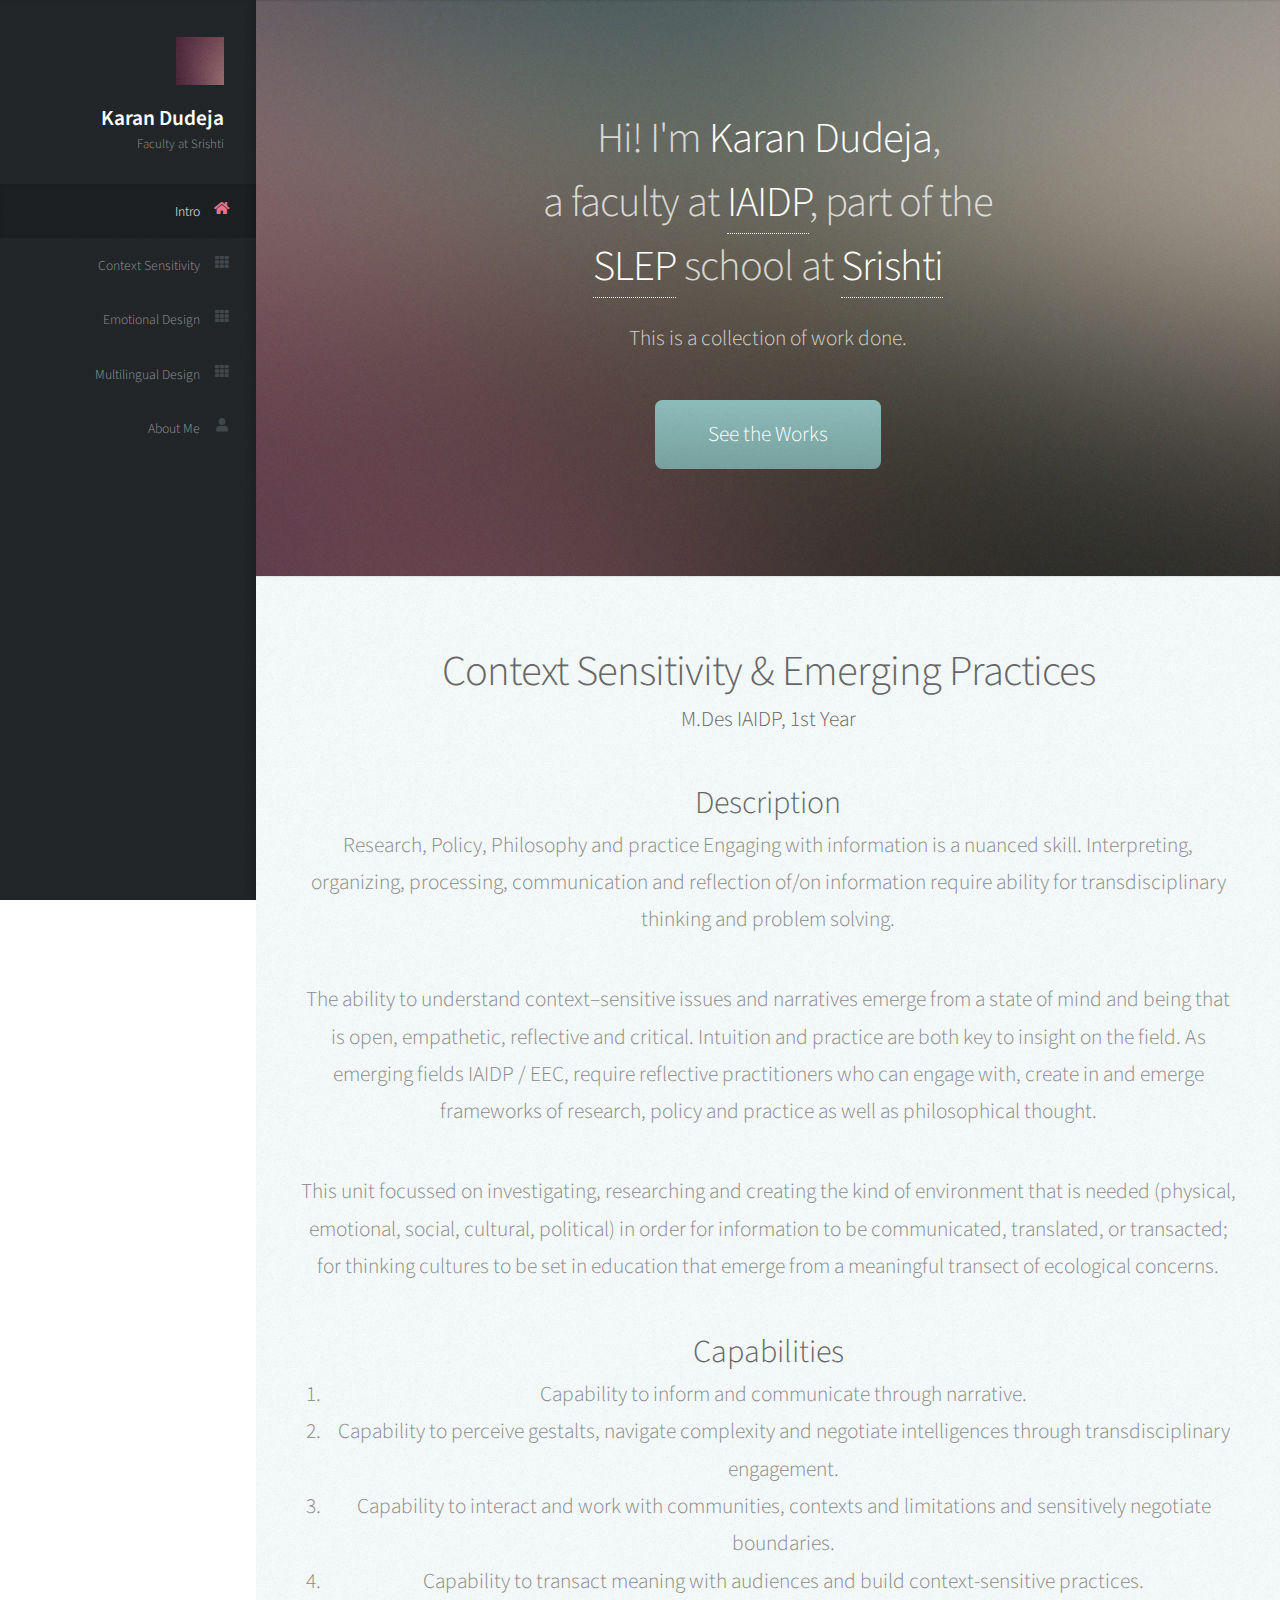
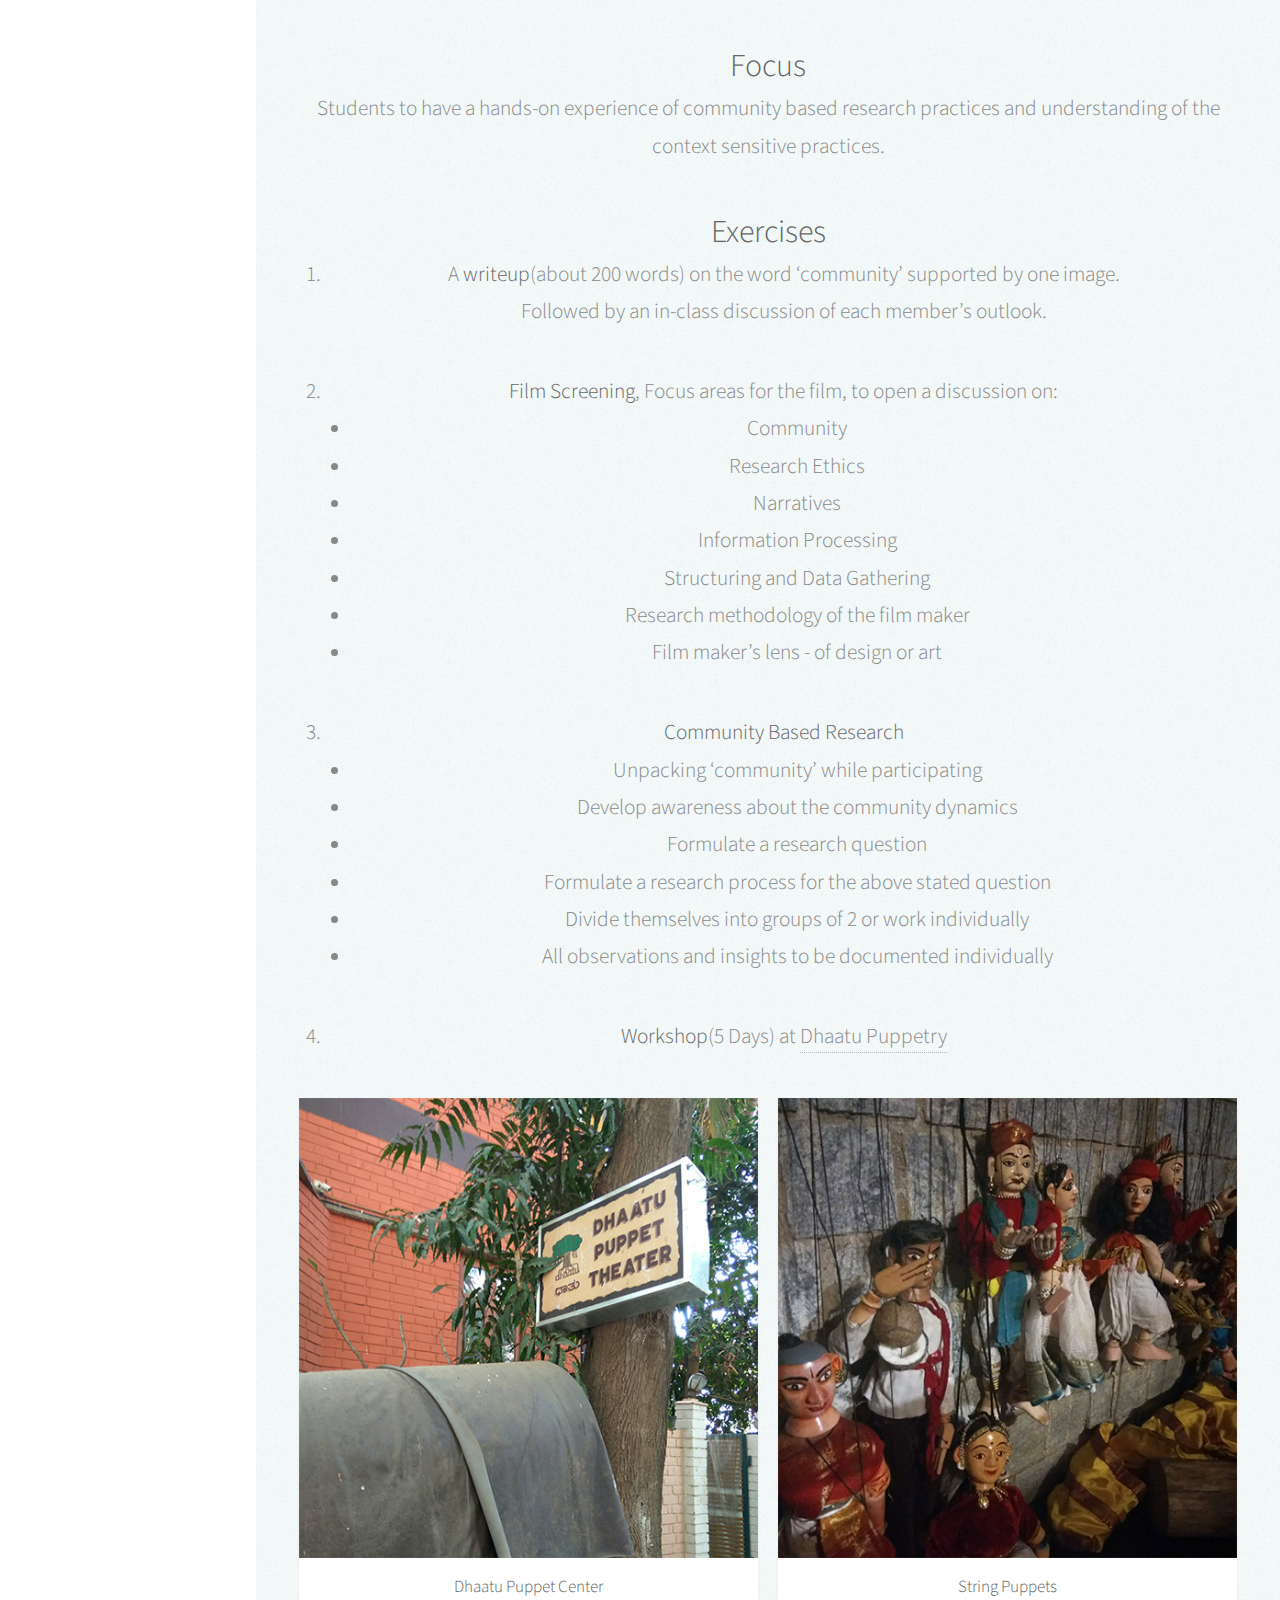
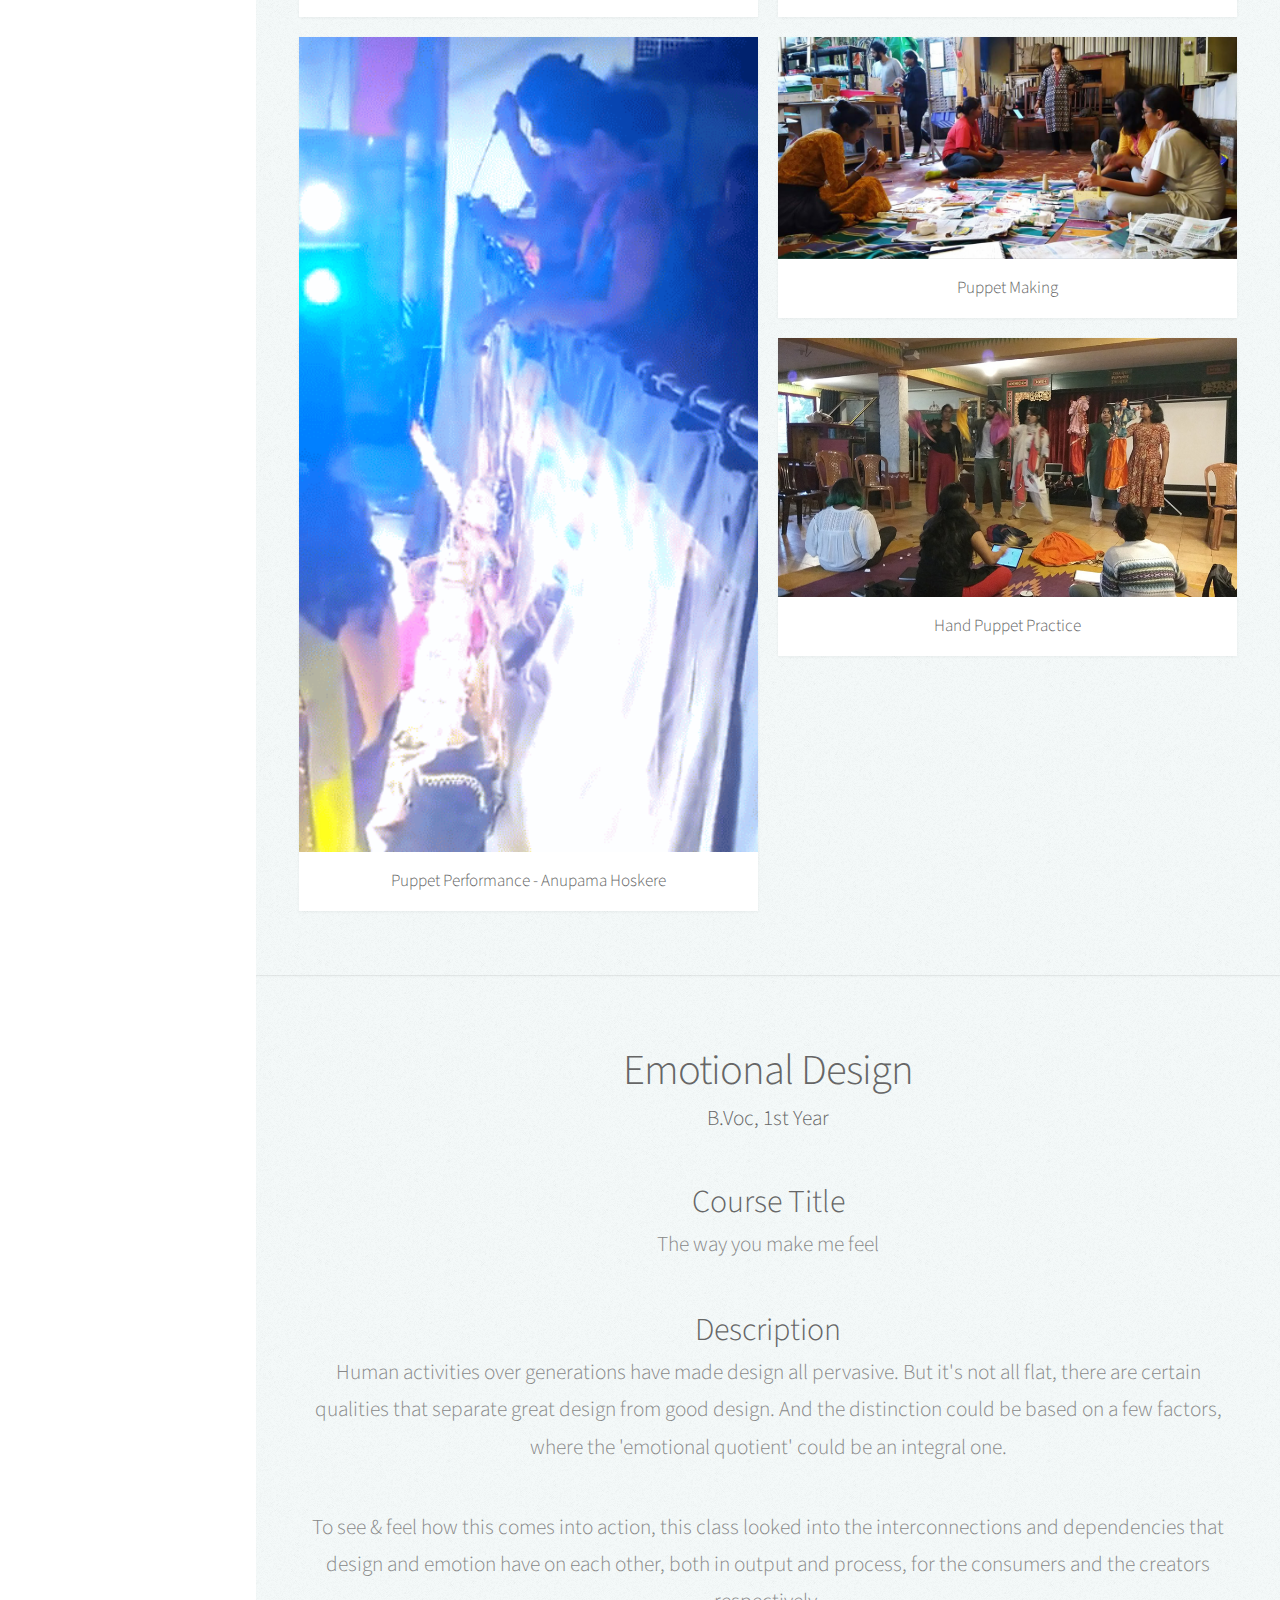
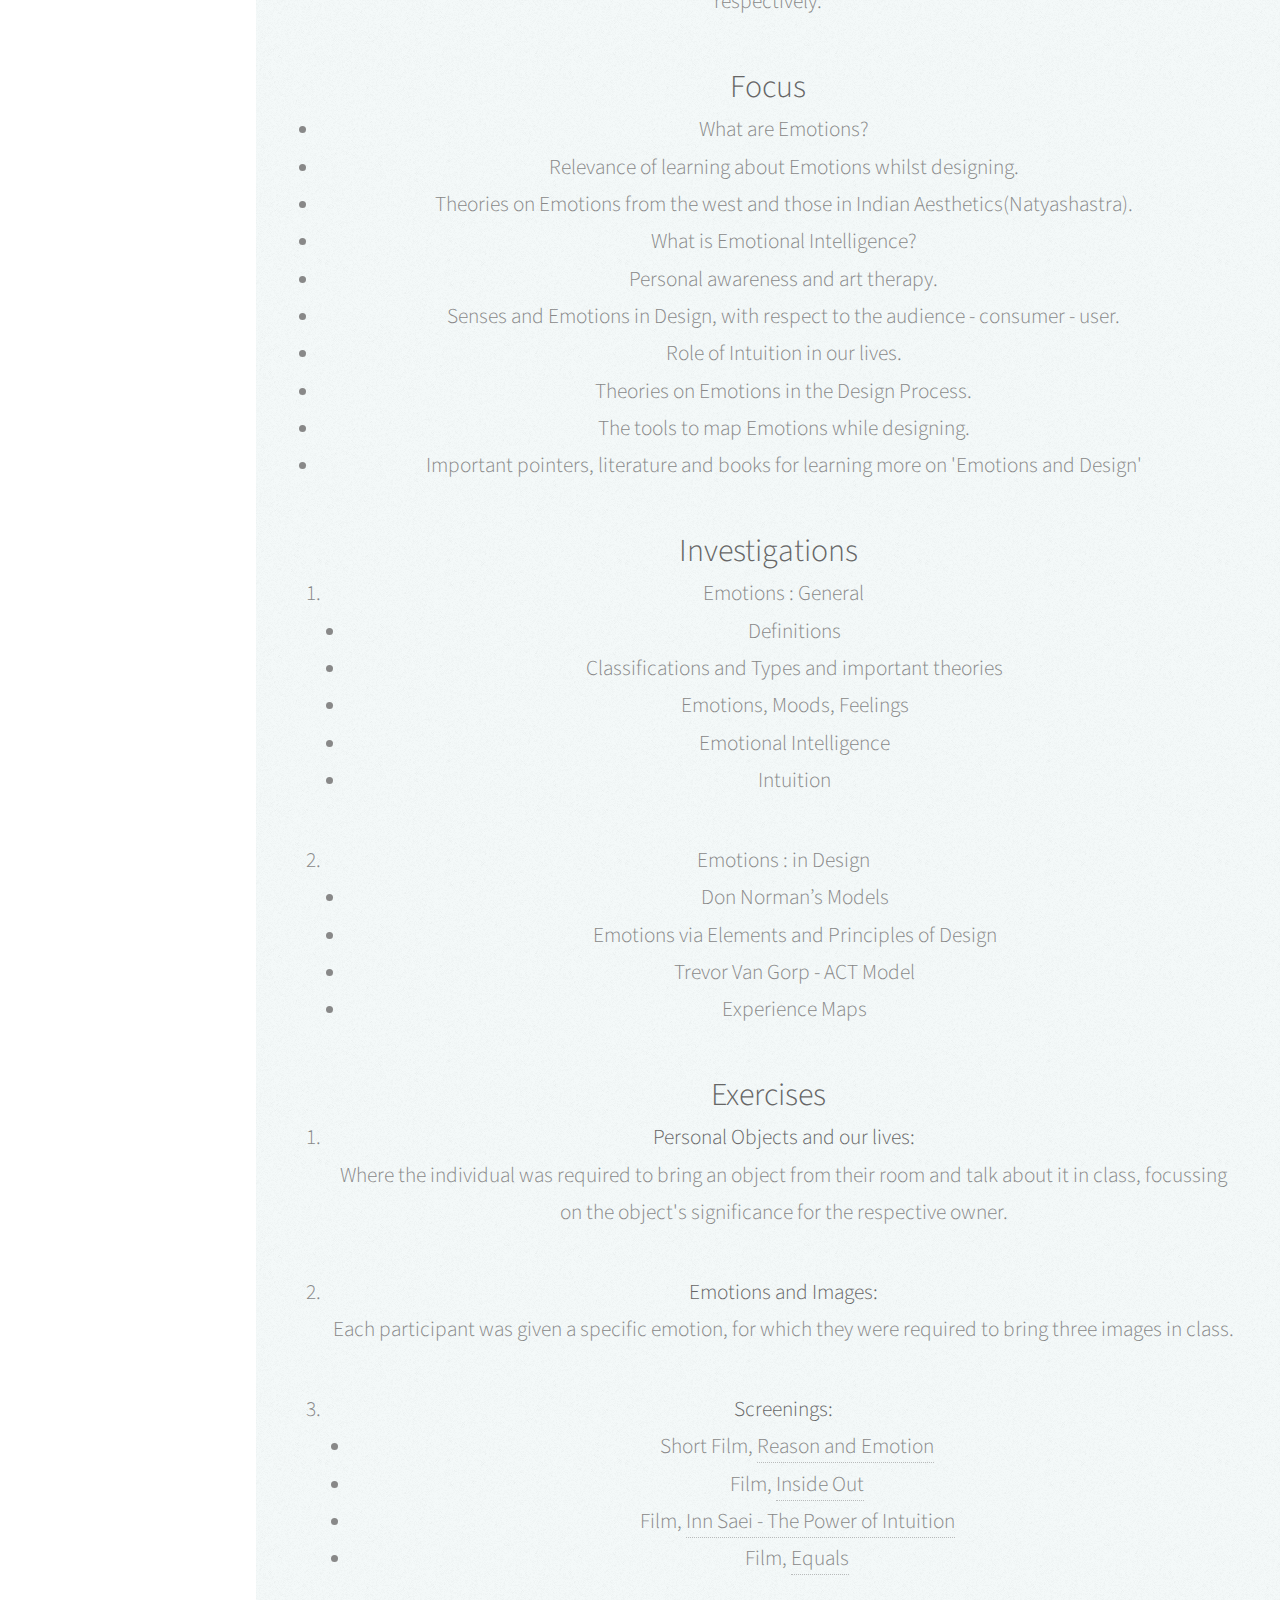
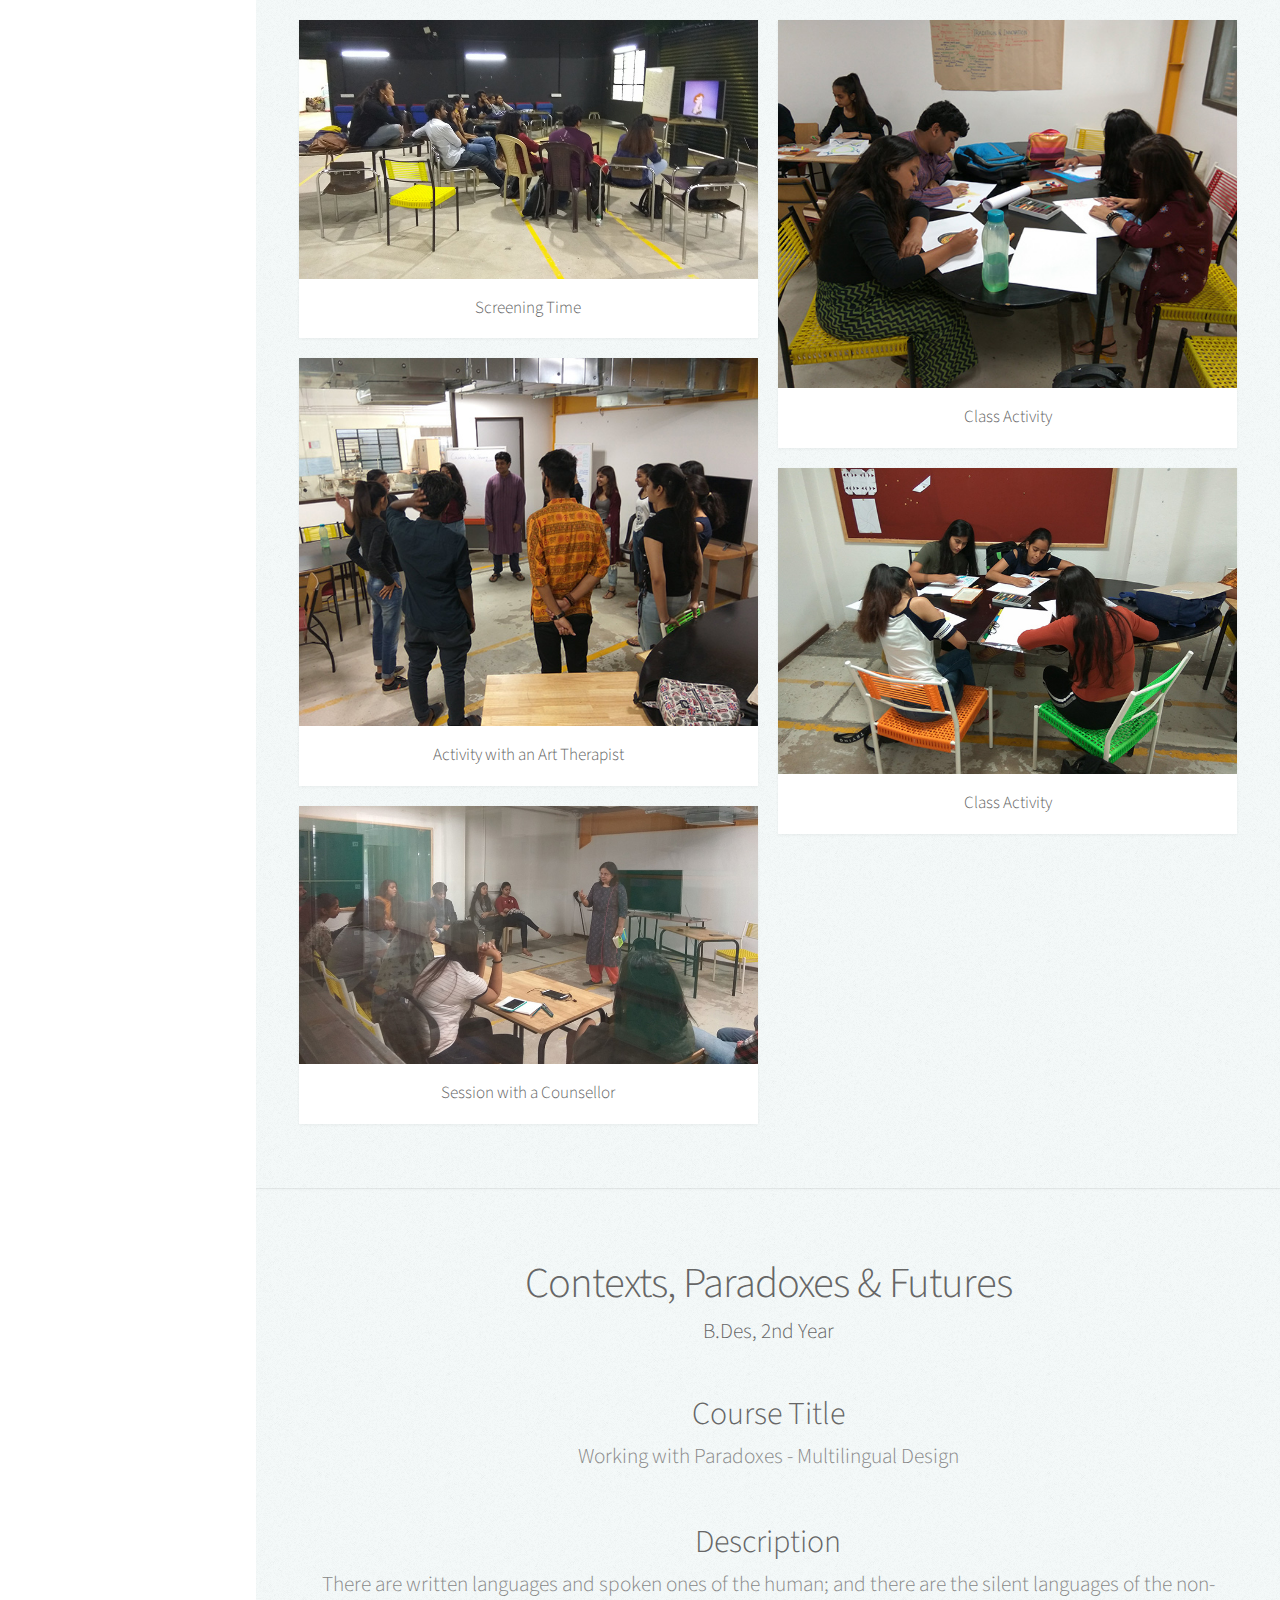
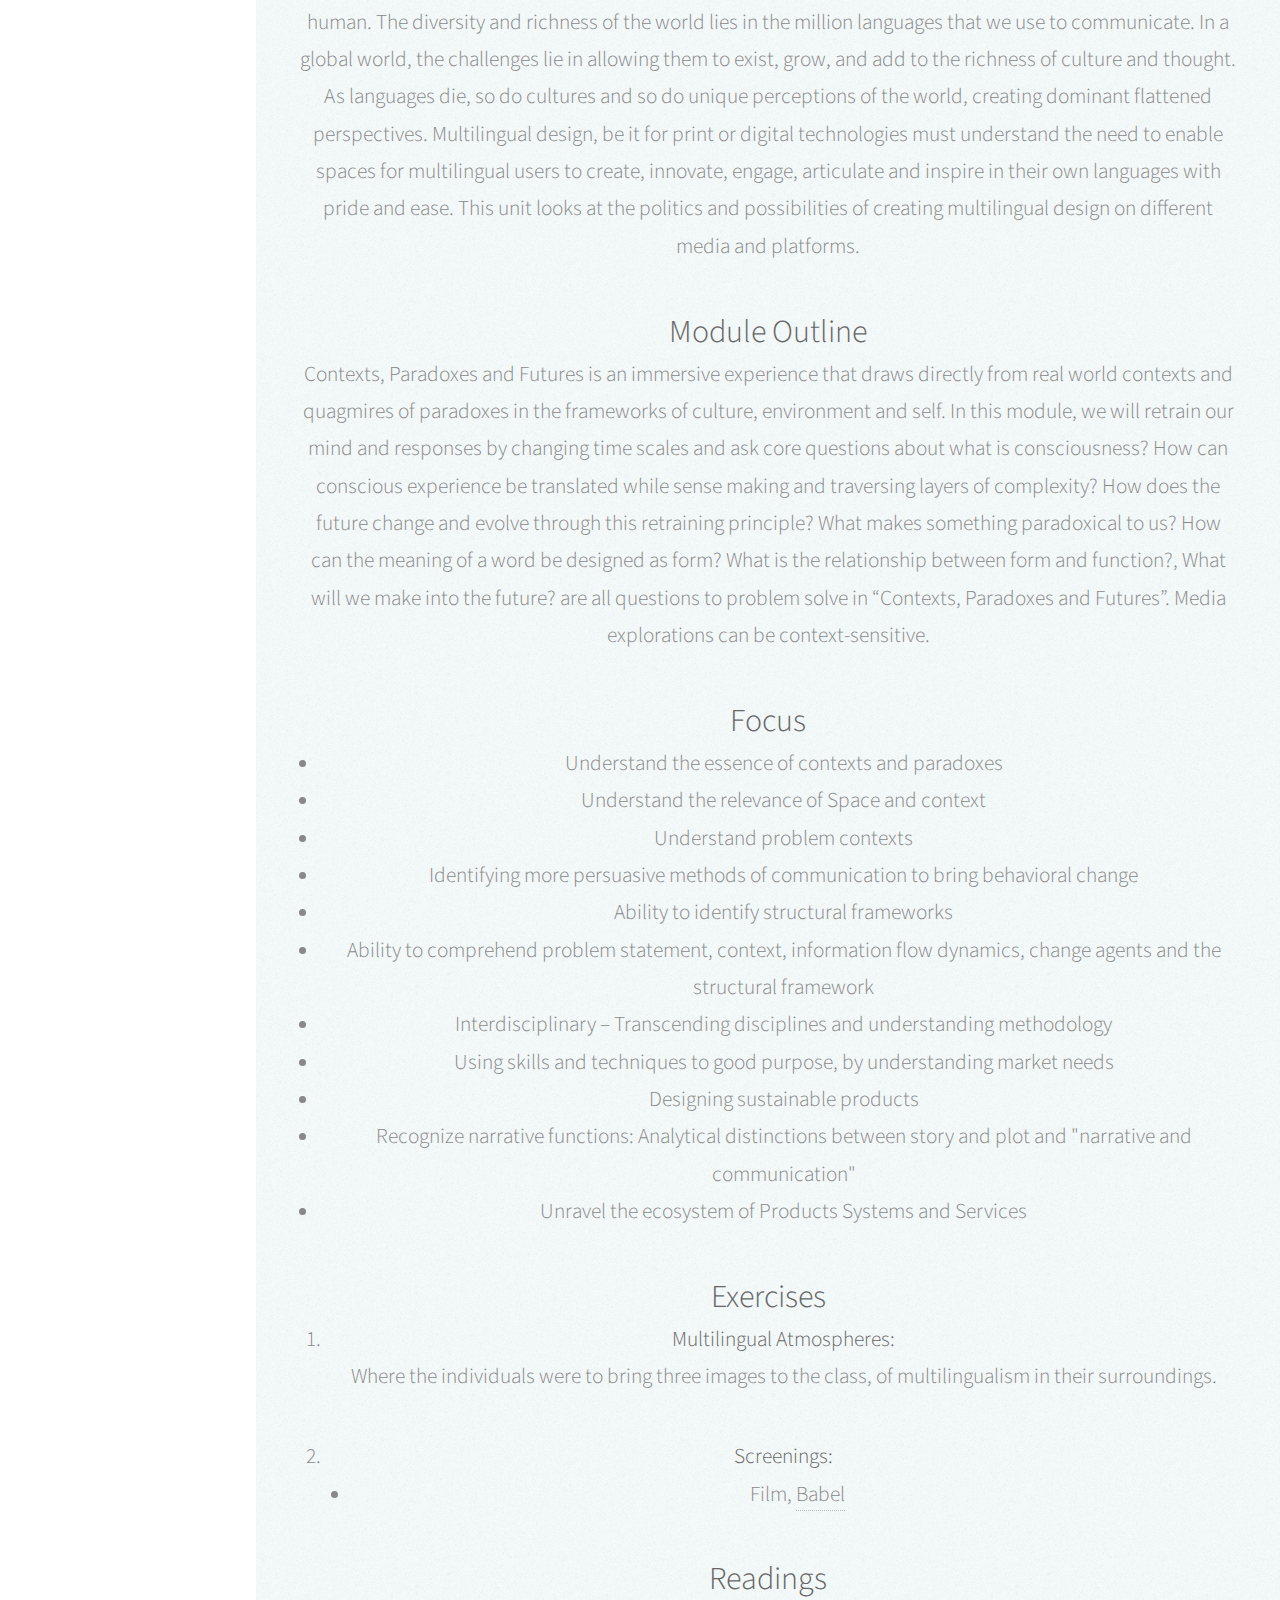
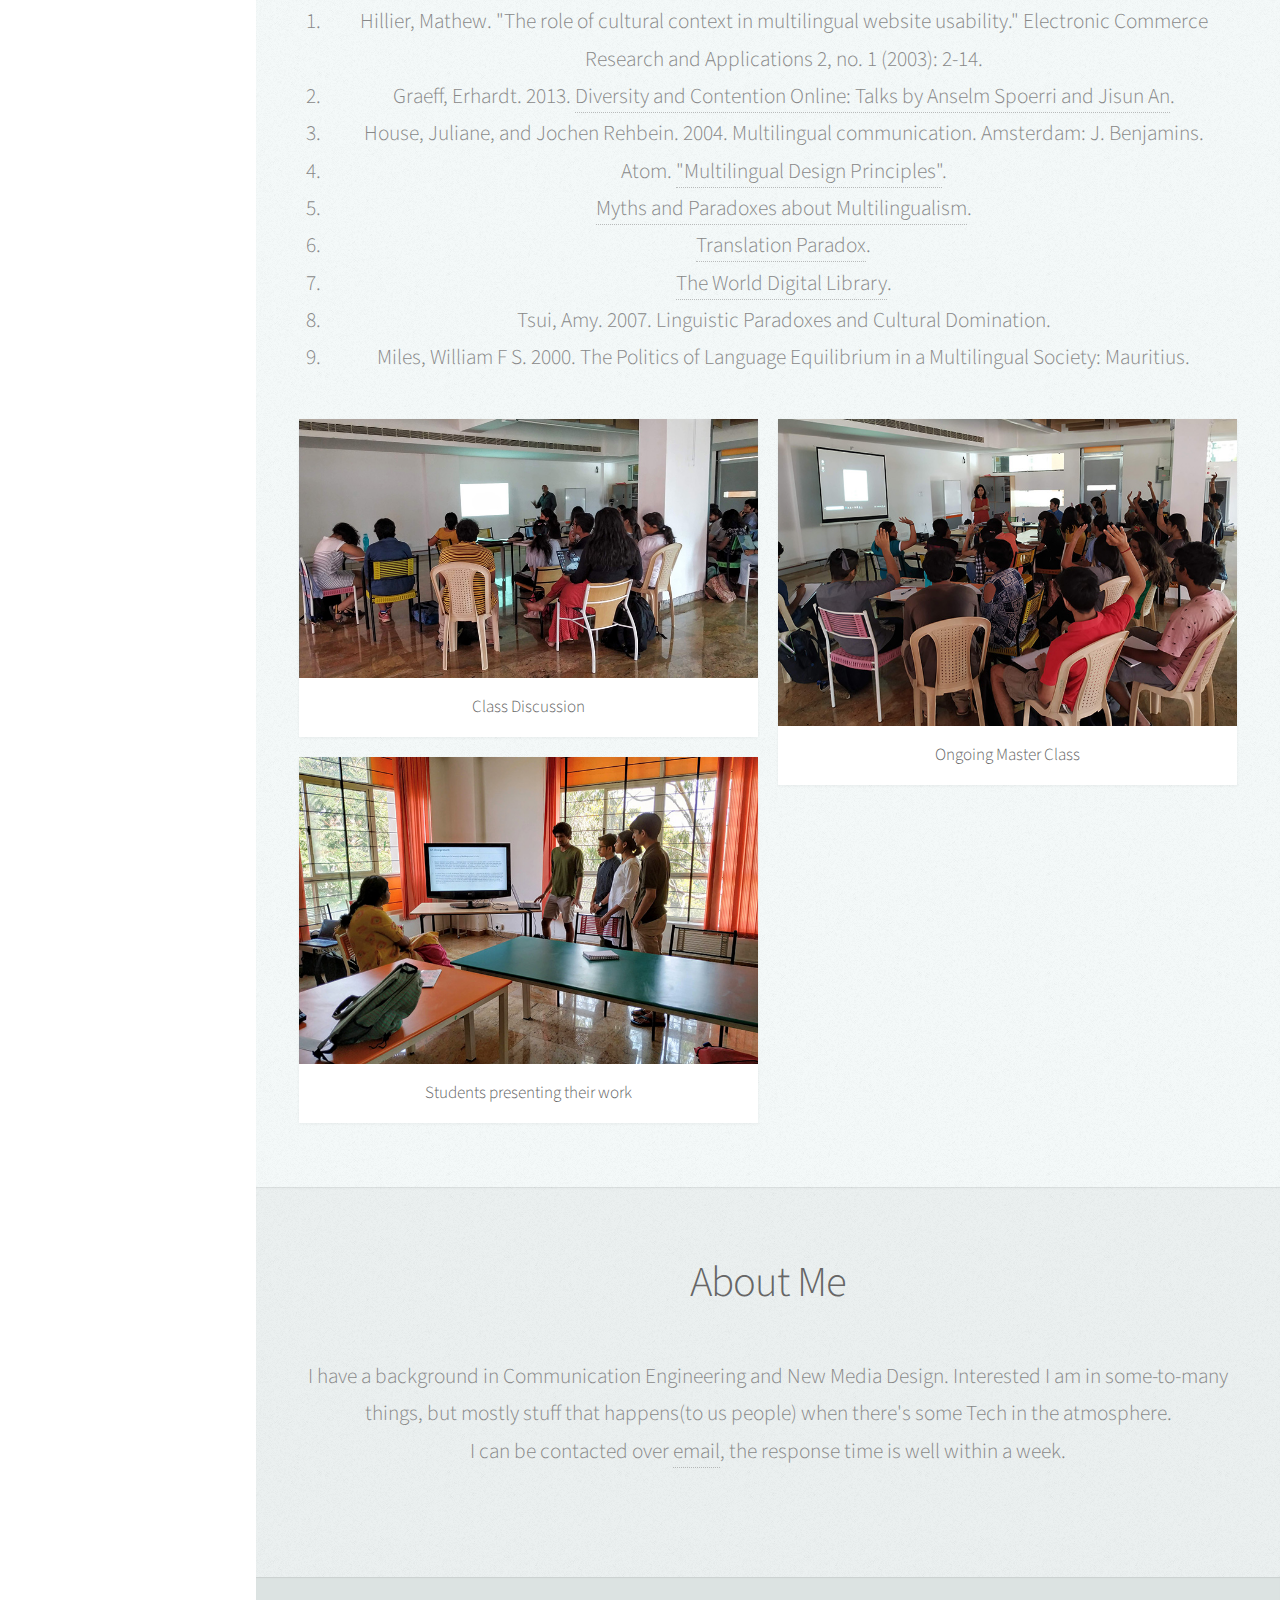
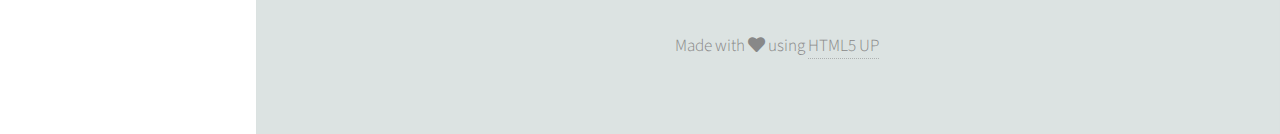
<file: index.html>
<!DOCTYPE HTML>
<!--
	Prologue by HTML5 UP
	html5up.net | @ajlkn
	Free for personal and commercial use under the CCA 3.0 license (html5up.net/license)
-->
<html>
	<head>
		<title>Portfolio of Karan Dudeja's work at Srishti</title>
		<meta charset="utf-8" />
		<meta name="viewport" content="width=device-width, initial-scale=1, user-scalable=no" />
		<link rel="stylesheet" href="assets/css/main.css" />
	</head>
	<body class="is-preload">

		<!-- Header -->
			<div id="header">

				<div class="top">

					<!-- Logo -->
						<div id="logo">
							<span class="image avatar48"><img src="images/avatar.jpg" alt="" /></span>
							<h1 id="title">Karan Dudeja</h1>
							<p>Faculty at Srishti</p>
						</div>

					<!-- Nav -->
						<nav id="nav">
							<ul>
								<li><a href="#top" id="top-link"><span class="icon solid fa-home">Intro</span></a></li>
								<li><a href="#s1-context" id="portfolio-link"><span class="icon solid fa-th">Context Sensitivity</span></a></li>
								<li><a href="#s2-emo" id="portfolio-link"><span class="icon solid fa-th">Emotional Design</span></a></li>
								<li><a href="#s3-paradox" id="portfolio-link"><span class="icon solid fa-th">Multilingual Design</span></a></li>
								<li><a href="#about" id="about-link"><span class="icon solid fa-user">About Me</span></a></li>
								<!--<li><a href="#contact" id="contact-link"><span class="icon solid fa-envelope">Contact</span></a></li>-->
							</ul>
						</nav>

				</div>

				<!-- Social Icons -->
				<!--
				<div class="bottom">

						<ul class="icons">
							<li><a href="#" class="icon brands fa-twitter"><span class="label">Twitter</span></a></li>
							<li><a href="#" class="icon solid fa-envelope"><span class="label">Email</span></a></li>

							<li><a href="#" class="icon brands fa-facebook-f"><span class="label">Facebook</span></a></li>
							<li><a href="#" class="icon brands fa-github"><span class="label">Github</span></a></li>
							<li><a href="#" class="icon brands fa-dribbble"><span class="label">Dribbble</span></a></li>

						</ul>

				</div>
			-->

			</div>

		<!-- Main -->
			<div id="main">

				<!-- Intro -->
					<section id="top" class="one dark cover">
						<div class="container">

							<header>
								<h2 class="alt">Hi! I'm <strong>Karan Dudeja</strong>,<br />
									a faculty at <a href="http://srishti.ac.in/programs/postgraduate-program-in-information-arts-and-information-design-practices" target="_blank">IAIDP</a>, part of the<br />
								<a href="http://srishti.ac.in/schools/school-of-law-environment-and-planning" target="_blank">SLEP</a> school at <a href="http://srishti.ac.in/" target="_blank">
								Srishti</a></h2>
								<p>This is a collection of work done.</p>
							</header>

							<footer>
								<a href="#s1-context" class="button scrolly">See the Works</a>
							</footer>

						</div>
					</section>

				<!-- Section 1 - Context Sensitivity -->
					<section id="s1-context" class="two">
						<div class="container">

							<header>
								<h2>Context Sensitivity & Emerging Practices</h2>
								<h5>M.Des IAIDP, 1st Year</h5>
							</header>

							<h3>Description</h3>
							<p>Research, Policy, Philosophy and practice Engaging with information is a nuanced skill.
								Interpreting, organizing, processing, communication and reflection of/on information
								require ability for transdisciplinary thinking and problem solving.
							</p>
							<p>
								The ability to understand context–sensitive issues and narratives emerge from
								a state of mind and being that is open, empathetic, reflective and critical.
								Intuition and practice are both key to insight on the field. As emerging fields IAIDP / EEC,
								require reflective practitioners who can engage with, create in and emerge frameworks of
								research, policy and practice as well as philosophical thought.
							</p>
							<p>
								This unit focussed on investigating, researching and creating the kind of environment
								that is needed (physical, emotional, social, cultural, political) in order for information to be
								communicated, translated, or transacted; for thinking cultures to be set in education that
								emerge from a meaningful transect of ecological concerns.
							</p>

							<h3>Capabilities</h3>
							<ol>
								<li>Capability to inform and communicate through narrative.</li>
								<li>Capability to perceive gestalts, navigate complexity and negotiate intelligences through transdisciplinary engagement.</li>
								<li>Capability to interact and work with communities, contexts and limitations and sensitively negotiate boundaries.</li>
								<li>Capability to transact meaning with audiences and build context-sensitive practices.</li>
							</ol>

							<h3>Focus</h3>
							<p>Students to have a hands-on experience of community based research practices and
								understanding of the context sensitive practices.</p>
								<p></p> <!--only for a separation-->

							<h3>Exercises</h3>
							<ol>
								<li>A <strong>writeup</strong>(about 200 words) on the word ‘community’ supported by one image.<br/>
									Followed by an in-class discussion of each member’s outlook.</li>
									<p></p> <!--only for a separation-->
								<li><strong>Film Screening</strong>,
										Focus areas for the film, to open a discussion on:<br/>
										<ul>
											<li>Community</li>
											<li>Research Ethics</li>
											<li>Narratives</li>
											<li>Information Processing</li>
											<li>Structuring and Data Gathering</li>
											<li>Research methodology of the film maker</li>
											<li>Film maker’s lens - of design or art</li>
										</ul>
								</li>
								<p></p> <!--only for a separation-->
								<li><strong>Community Based Research</strong>
									<ul>
										<li>Unpacking ‘community’ while participating</li>
										<li>Develop awareness about the community dynamics</li>
										<li>Formulate a research question</li>
										<li>Formulate a research process for the above stated question</li>
										<li>Divide themselves into groups of 2 or work individually</li>
										<li>All observations and insights to be documented individually</li>
									</ul>
								</li>
								<p></p> <!--only for a separation-->
								<li><strong>Workshop</strong>(5 Days) at <a href="http://dhaatupuppets.org/" target="_blank">Dhaatu Puppetry</a></li>
							</ol>
							<p></p> <!--only for a separation-->

							<div class="row">
								<div class="col-6 col-12-mobile">
									<article class="item">
										<a href="#" class="image fit"><img src="images/1b.jpg" alt="" /></a>
										<header>
											<h4>Dhaatu Puppet Center</h4>
										</header>
									</article>
									<article class="item">
										<a href="#" class="image fit"><img src="images/1e.gif" alt="" /></a>
										<header>
											<h4>Puppet Performance - Anupama Hoskere</h4>
										</header>
									</article>
								</div>

								<div class="col-6 col-12-mobile">
									<article class="item">
										<a href="#" class="image fit"><img src="images/1c.jpg" alt="" /></a>
										<header>
											<h3>String Puppets</h3>
										</header>
									</article>
									<article class="item">
										<a href="#" class="image fit"><img src="images/1d.jpg" alt="" /></a>
										<header>
											<h3>Puppet Making</h3>
										</header>
									</article>
									<article class="item">
										<a href="#" class="image fit"><img src="images/1a.jpg" alt="" /></a>
										<header>
											<h3>Hand Puppet Practice</h3>
										</header>
									</article>
								</div>

						</div>
					</section>

<!-- Section 2 - Emotional Design -->
					<section id="s2-emo" class="two">
						<div class="container">

							<header>
								<h2>Emotional Design</h2>
								<h5>B.Voc, 1st Year</h5>
							</header>

							<h3>Course Title</h3>
							<p>The way you make me feel</p>

							<h3>Description</h3>
							<p>Human activities over generations have made design all pervasive.
								But it's not all flat, there are certain qualities that separate great design from good design.
								And the distinction could be based on a few factors, where the 'emotional quotient' could be an integral one.
							</p>
							<p>
								To see & feel how this comes into action, this class looked into
								the interconnections and dependencies that design and emotion have on each other,
								both in output and process, for the consumers and the creators respectively.
							</p>

							<h3>Focus</h3>
							<ul>
								<li>What are Emotions?</li>
								<li>Relevance of learning about Emotions whilst designing.</li>
								<li>Theories on Emotions from the west and those in Indian Aesthetics(Natyashastra).</li>
								<li>What is Emotional Intelligence?</li>
								<li>Personal awareness and art therapy.</li>
								<li>Senses and Emotions in Design, with respect to the audience - consumer - user.</li>
								<li>Role of Intuition in our lives.</li>
								<li>Theories on Emotions in the Design Process.</li>
								<li>The tools to map Emotions while designing.</li>
								<li>Important pointers, literature and books for learning more on 'Emotions and Design'</li>
							</ul>

							<h3>Investigations</h3>
							<ol>
								<li>Emotions : General</li>
									<ul>
										<li>Definitions</li>
										<li>Classifications and Types and important theories</li>
										<li>Emotions, Moods, Feelings</li>
										<li>Emotional Intelligence</li>
										<li>Intuition</li>
									</ul>

								<li>Emotions : in Design</li>
									<ul>
										<li>Don Norman’s Models</li>
										<li>Emotions via Elements and Principles of Design</li>
										<li>Trevor Van Gorp - ACT Model</li>
										<li>Experience Maps</li>
									</ul>
							</ol>

							<h3>Exercises</h3>
							<ol>
								<li><strong>Personal Objects and our lives:</strong><br/>
									Where the individual was required to bring an object from their room and talk about it in class,
											focussing on the object's significance for the respective owner.
								</li>
								<p></p> <!--only for a separation-->
								<li><strong>Emotions and Images:</strong><br/>
									Each participant was given a specific emotion, for which they were required to
									bring three images in class.
								</li>
								<p></p> <!--only for a separation-->
								<li><strong>Screenings:</strong>
									<ul>
										<li>Short Film, <a href="https://en.wikipedia.org/wiki/Reason_and_Emotion" target="_blank">Reason and Emotion</a></li>
										<li>Film, <a href="https://en.wikipedia.org/wiki/Inside_Out_(2015_film)" target="_blank">Inside Out</a></li>
										<li>Film, <a href="https://zeitgeistfilms.com/film/innsaeithepowerofintuition" target="_blank">Inn Saei - The Power of Intuition</a></li>
										<li>Film, <a href="https://en.wikipedia.org/wiki/Equals_%28film%29" target="_blank">Equals</a></li>
									</ul>
								</li>
							</ol>

							<div class="row">
								<div class="col-6 col-12-mobile">
									<article class="item">
										<a href="#" class="image fit"><img src="images/2a.jpg" alt="" /></a>
										<header>
											<h3>Screening Time</h3>
										</header>
									</article>
									<article class="item">
										<a href="#" class="image fit"><img src="images/2b.jpg" alt="" /></a>
										<header>
											<h3>Activity with an Art Therapist</h3>
										</header>
									</article>
									<article class="item">
										<a href="#" class="image fit"><img src="images/2e.jpg" alt="" /></a>
										<header>
											<h3>Session with a Counsellor</h3>
										</header>
									</article>
								</div>

								<div class="col-6 col-12-mobile">
									<article class="item">
										<a href="#" class="image fit"><img src="images/2c.jpg" alt="" /></a>
										<header>
											<h3>Class Activity</h3>
										</header>
									</article>
									<article class="item">
										<a href="#" class="image fit"><img src="images/2d.jpg" alt="" /></a>
										<header>
											<h3>Class Activity</h3>
										</header>
									</article>
								</div>
							</div>

						</div>
					</section>


<!-- Section 3 - Multilingual Design -->
										<section id="s3-paradox" class="two">
											<div class="container">

												<header>
													<h2>Contexts, Paradoxes & Futures</h2>
													<h5>B.Des, 2nd Year</h5>
												</header>

												<h3>Course Title</h3>
												<p>Working with Paradoxes - Multilingual Design</p>

												<h3>Description</h3>
												<p>There are written languages and spoken ones of the human; and there are the silent languages of the non-human.
													The diversity and richness of the world lies in the million languages that we use to communicate.
													In a global world, the challenges lie in allowing them to exist, grow, and add to the richness of culture and thought.
													As languages die, so do cultures and so do unique perceptions of the world, creating dominant flattened perspectives.
													Multilingual design, be it for print or digital technologies must understand the need to enable spaces for
													multilingual users to create, innovate, engage, articulate and inspire in their own languages with pride and ease.
													This unit looks at the politics and possibilities of creating multilingual design on different media and platforms.
												</p>

												<h3>Module Outline</h3>
												<p>Contexts, Paradoxes and Futures is an immersive experience that draws directly from real world contexts and quagmires
													of paradoxes in the frameworks of culture, environment and self. In this module, we will retrain our mind and responses
													by changing time scales and ask core questions about what is consciousness? How can conscious experience be translated
													while sense making and traversing layers of complexity? How does the future change and evolve through this retraining
													principle? What makes something paradoxical to us? How can the meaning of a word be designed as form? What is the
													relationship between form and function?, What will we make into the future? are all questions to problem solve in
													“Contexts, Paradoxes and Futures”. Media explorations can be context-sensitive.
												</p>

												<h3>Focus</h3>
												<ul>
													<li>Understand the essence of contexts and paradoxes</li>
													<li>Understand the relevance of Space and context</li>
													<li>Understand problem contexts</li>
													<li>Identifying more persuasive methods of communication to bring behavioral change</li>
													<li>Ability to identify structural frameworks</li>
													<li>Ability to comprehend problem statement, context, information flow dynamics, change agents and the structural framework</li>
													<li>Interdisciplinary – Transcending disciplines and understanding methodology</li>
													<li>Using skills and techniques to good purpose, by understanding market needs </li>
													<li>Designing sustainable products </li>
													<li>Recognize narrative functions: Analytical distinctions between story and plot and "narrative and communication"</li>
													<li>Unravel the ecosystem of Products Systems and Services</li>
												</ul>

												<h3>Exercises</h3>
												<ol>
													<li><strong>Multilingual Atmospheres:</strong><br/>
														Where the individuals were to bring three images to the class, of multilingualism in their surroundings.
													</li>
													<p></p> <!--only for a separation-->

													<li><strong>Screenings:</strong>
														<ul>
															<li>Film, <a href="https://en.wikipedia.org/wiki/Babel_(film)" target="_blank">Babel</a></li>
														</ul>
													</li>
												</ol>

												<h3>Readings</h3>
												<ol>
													<li>Hillier, Mathew. "The role of cultural context in multilingual website usability." Electronic Commerce Research and Applications 2, no. 1 (2003): 2-14.</li>
													<li>Graeff, Erhardt. 2013. <a href="https://civic.mit.edu/2013/11/25/diversity-and-contention-online-talks-by-anselm-spoerri-and-jisun-an/" target="_blank">Diversity and Contention Online: Talks by Anselm Spoerri and Jisun An</a>.</li>
													<li>House, Juliane, and Jochen Rehbein. 2004. Multilingual communication. Amsterdam: J. Benjamins.</li>
													<li>Atom. <a href="https://www.accesstomemory.org/en/docs/2.3/user-manual/translate/multilingual-design-principles/" target="_blank">"Multilingual Design Principles"</a>.</li>
													<li> <a href="http://multilingualmania.com/myths-and-paradoxes-about-multilingualism/" target="_blank">Myths and Paradoxes about Multilingualism</a>.</li>
													<li> <a href="https://www.monotype.com/resources/articles/translation-paradox/" target="_blank">Translation Paradox</a>.</li>
													<li> <a href="https://digital.gov/2015/04/09/multiple-languages-single-platforms-the-world-digital-library/?__hstc=178037178.07430159d50a3c91e72c280a7921bf0d.1533686400081.1533686400082.1533686400083.1&__hssc=178037178.1.1533686400084&__hsfp=1773666937" target="_blank">The World Digital Library</a>.</li>
													<li>Tsui, Amy. 2007. Linguistic Paradoxes and Cultural Domination.</li>
													<li>Miles, William F S. 2000. The Politics of Language Equilibrium in a Multilingual Society: Mauritius.</li>
												</ol>

												<div class="row">
													<div class="col-6 col-12-mobile">
														<article class="item">
															<a href="#" class="image fit"><img src="images/3a.jpg" alt="" /></a>
															<header>
																<h3>Class Discussion</h3>
															</header>
														</article>

														<article class="item">
															<a href="#" class="image fit"><img src="images/3c.jpg" alt="" /></a>
															<header>
																<h3>Students presenting their work</h3>
															</header>
														</article>
													</div>
													<div class="col-6 col-12-mobile">
														<article class="item">
															<a href="#" class="image fit"><img src="images/3b.jpg" alt="" /></a>
															<header>
																<h3>Ongoing Master Class</h3>
															</header>
														</article>
													</div>
												</div>

											</div>
										</section>






				<!-- About Me -->
					<section id="about" class="three">
						<div class="container">

							<header>
								<h2>About Me</h2>
							</header>

							<!--<a href="#" class="image featured"><img src="images/pic08.jpg" alt="" /></a>-->

							<p>I have a background in Communication Engineering and New Media Design. Interested I am in some-to-many things, but mostly
								stuff that happens(to us people) when there's some Tech in the atmosphere.<br/>
								I can be contacted over <a href="mailto:karan.dudeja@srishti.ac.in" target="_blank"> email</a>, the response time is well within a week.
							</p>

						</div>
					</section>

				<!-- Contact - Commented for now -->
				<!--
					<section id="contact" class="four">
						<div class="container">

							<header>
								<h2>Contact</h2>
							</header>

							<p>Elementum sem parturient nulla quam placerat viverra
							mauris non cum elit tempus ullamcorper dolor. Libero rutrum ut lacinia
							donec curae mus. Eleifend id porttitor ac ultricies lobortis sem nunc
							orci ridiculus faucibus a consectetur. Porttitor curae mauris urna mi dolor.</p>

							<form method="post" action="#">
								<div class="row">
									<div class="col-6 col-12-mobile"><input type="text" name="name" placeholder="Name" /></div>
									<div class="col-6 col-12-mobile"><input type="text" name="email" placeholder="Email" /></div>
									<div class="col-12">
										<textarea name="message" placeholder="Message"></textarea>
									</div>
									<div class="col-12">
										<input type="submit" value="Send Message" />
									</div>
								</div>
							</form>

						</div>
					</section>
				-->

			</div>

		<!-- Footer -->
			<div id="footer">

				<!-- Copyright -->
					<ul class="copyright">
						<li>Made with <span class="icon solid fa-heart"></span> using <a href="http://html5up.net" target="_blank">HTML5 UP</a></li>
					</ul>

			</div>

		<!-- Scripts -->
			<script src="assets/js/jquery.min.js"></script>
			<script src="assets/js/jquery.scrolly.min.js"></script>
			<script src="assets/js/jquery.scrollex.min.js"></script>
			<script src="assets/js/browser.min.js"></script>
			<script src="assets/js/breakpoints.min.js"></script>
			<script src="assets/js/util.js"></script>
			<script src="assets/js/main.js"></script>

	</body>
</html>
</file>
<file: assets/css/main.css>
@import url("fontawesome-all.min.css");
@import url("https://fonts.googleapis.com/css?family=Source+Sans+Pro:300,300italic,400,600");

/*
	Prologue by HTML5 UP
	html5up.net | @ajlkn
	Free for personal and commercial use under the CCA 3.0 license (html5up.net/license)
*/

html, body, div, span, applet, object,
iframe, h1, h2, h3, h4, h5, h6, p, blockquote,
pre, a, abbr, acronym, address, big, cite,
code, del, dfn, em, img, ins, kbd, q, s, samp,
small, strike, strong, sub, sup, tt, var, b,
u, i, center, dl, dt, dd, ol, ul, li, fieldset,
form, label, legend, table, caption, tbody,
tfoot, thead, tr, th, td, article, aside,
canvas, details, embed, figure, figcaption,
footer, header, hgroup, menu, nav, output, ruby,
section, summary, time, mark, audio, video {
	margin: 0;
	padding: 0;
	border: 0;
	font-size: 100%;
	font: inherit;
	vertical-align: baseline;}

article, aside, details, figcaption, figure,
footer, header, hgroup, menu, nav, section {
	display: block;}

body {
	line-height: 1;
}

ol, ul {
	list-style: none;
}

blockquote, q {
	quotes: none;
}

	blockquote:before, blockquote:after, q:before, q:after {
		content: '';
		content: none;
	}

table {
	border-collapse: collapse;
	border-spacing: 0;
}

body {
	-webkit-text-size-adjust: none;
}

mark {
	background-color: transparent;
	color: inherit;
}

input::-moz-focus-inner {
	border: 0;
	padding: 0;
}

input, select, textarea {
	-moz-appearance: none;
	-webkit-appearance: none;
	-ms-appearance: none;
	appearance: none;
}

/* Basic */

	html {
		box-sizing: border-box;
	}

	*, *:before, *:after {
		box-sizing: inherit;
	}

	body {
		background: #fff;
		font-family: 'Source Sans Pro', sans-serif;
		font-size: 19pt;
		font-weight: 300;
		line-height: 1.75em;
		color: #888;
	}

		body.is-preload *, body.is-preload *:before, body.is-preload *:after {
			-moz-animation: none !important;
			-webkit-animation: none !important;
			-ms-animation: none !important;
			animation: none !important;
			-moz-transition: none !important;
			-webkit-transition: none !important;
			-ms-transition: none !important;
			transition: none !important;
		}

	input, textarea, select {
		font-family: 'Source Sans Pro', sans-serif;
		font-size: 19pt;
		font-weight: 300;
		line-height: 1.75em;
		color: #888;
	}

	h1, h2, h3, h4, h5, h6 {
		font-weight: 300;
		color: #666;
		line-height: 1.5em;
	}

	h1 a, h2 a, h3 a, h4 a, h5 a, h6 a {
		color: inherit;
		text-decoration: none;
	}

		h1 a strong, h2 a strong, h3 a strong, h4 a strong, h5 a strong, h6 a strong {
			color: #333;
		}

	h2 {
		font-size: 2em;
		letter-spacing: -1px;
	}

		h2.alt {
			color: #888;
		}

			h2.alt strong {
				color: #666;
			}

	h3 {
		font-size: 1.5em;
	}

	header {
		margin: 0 0 2em 0;
	}

		header > p {
			margin: 1em 0 0 0;
		}

	footer {
		margin: 2em 0 0 0;
	}

	strong, b {
		font-weight: 300;
		color: #666;
	}

	em, i {
		font-style: italic;
	}

	a {
		text-decoration: none;
		color: inherit;
		border-bottom: dotted 1px rgba(128, 128, 128, 0.5);
		-moz-transition: color 0.35s ease-in-out, border-bottom-color 0.35s ease-in-out;
		-webkit-transition: color 0.35s ease-in-out, border-bottom-color 0.35s ease-in-out;
		-ms-transition: color 0.35s ease-in-out, border-bottom-color 0.35s ease-in-out;
		transition: color 0.35s ease-in-out, border-bottom-color 0.35s ease-in-out;
		outline: 0;
	}

		a:hover {
			color: #E27689;
			border-bottom-color: rgba(255, 255, 255, 0);
		}

	sub {
		position: relative;
		top: 0.5em;
		font-size: 0.8em;
	}

	sup {
		position: relative;
		top: -0.5em;
		font-size: 0.8em;
	}

	hr {
		border: 0;
		border-top: solid 1px #ddd;
	}

	blockquote {
		border-left: solid 0.5em #ddd;
		padding: 1em 0 1em 2em;
		font-style: italic;
	}

	p, ul, ol, dl, table {
		margin-bottom: 2em;
	}

	br.clear {
		clear: both;
	}

/* Container */

	.container {
		margin: 0 auto;
		max-width: 100%;
		width: 1400px;
	}

		@media screen and (min-width: 961px) and (max-width: 1880px) {

			.container {
				width: 1200px;
			}

		}

		@media screen and (min-width: 961px) and (max-width: 1620px) {

			.container {
				width: 960px;
			}

		}

		@media screen and (min-width: 961px) and (max-width: 1320px) {

			.container {
				width: 100%;
			}

		}

		@media screen and (max-width: 960px) {

			.container {
				width: 100%;
			}

		}

		@media screen and (max-width: 736px) {

			.container {
				width: 100%;
			}

		}

/* Row */

	.row {
		display: flex;
		flex-wrap: wrap;
		box-sizing: border-box;
		align-items: stretch;
	}

		.row > * {
			box-sizing: border-box;
		}

		.row.gtr-uniform > * > :last-child {
			margin-bottom: 0;
		}

		.row.aln-left {
			justify-content: flex-start;
		}

		.row.aln-center {
			justify-content: center;
		}

		.row.aln-right {
			justify-content: flex-end;
		}

		.row.aln-top {
			align-items: flex-start;
		}

		.row.aln-middle {
			align-items: center;
		}

		.row.aln-bottom {
			align-items: flex-end;
		}

		.row > .imp {
			order: -1;
		}

		.row > .col-1 {
			width: 8.33333%;
		}

		.row > .off-1 {
			margin-left: 8.33333%;
		}

		.row > .col-2 {
			width: 16.66667%;
		}

		.row > .off-2 {
			margin-left: 16.66667%;
		}

		.row > .col-3 {
			width: 25%;
		}

		.row > .off-3 {
			margin-left: 25%;
		}

		.row > .col-4 {
			width: 33.33333%;
		}

		.row > .off-4 {
			margin-left: 33.33333%;
		}

		.row > .col-5 {
			width: 41.66667%;
		}

		.row > .off-5 {
			margin-left: 41.66667%;
		}

		.row > .col-6 {
			width: 50%;
		}

		.row > .off-6 {
			margin-left: 50%;
		}

		.row > .col-7 {
			width: 58.33333%;
		}

		.row > .off-7 {
			margin-left: 58.33333%;
		}

		.row > .col-8 {
			width: 66.66667%;
		}

		.row > .off-8 {
			margin-left: 66.66667%;
		}

		.row > .col-9 {
			width: 75%;
		}

		.row > .off-9 {
			margin-left: 75%;
		}

		.row > .col-10 {
			width: 83.33333%;
		}

		.row > .off-10 {
			margin-left: 83.33333%;
		}

		.row > .col-11 {
			width: 91.66667%;
		}

		.row > .off-11 {
			margin-left: 91.66667%;
		}

		.row > .col-12 {
			width: 100%;
		}

		.row > .off-12 {
			margin-left: 100%;
		}

		.row.gtr-0 {
			margin-top: 0px;
			margin-left: 0px;
		}

			.row.gtr-0 > * {
				padding: 0px 0 0 0px;
			}

			.row.gtr-0.gtr-uniform {
				margin-top: 0px;
			}

				.row.gtr-0.gtr-uniform > * {
					padding-top: 0px;
				}

		.row.gtr-25 {
			margin-top: -10px;
			margin-left: -10px;
		}

			.row.gtr-25 > * {
				padding: 10px 0 0 10px;
			}

			.row.gtr-25.gtr-uniform {
				margin-top: -10px;
			}

				.row.gtr-25.gtr-uniform > * {
					padding-top: 10px;
				}

		.row.gtr-50 {
			margin-top: -20px;
			margin-left: -20px;
		}

			.row.gtr-50 > * {
				padding: 20px 0 0 20px;
			}

			.row.gtr-50.gtr-uniform {
				margin-top: -20px;
			}

				.row.gtr-50.gtr-uniform > * {
					padding-top: 20px;
				}

		.row {
			margin-top: -40px;
			margin-left: -40px;
		}

			.row > * {
				padding: 40px 0 0 40px;
			}

			.row.gtr-uniform {
				margin-top: -40px;
			}

				.row.gtr-uniform > * {
					padding-top: 40px;
				}

		.row.gtr-150 {
			margin-top: -60px;
			margin-left: -60px;
		}

			.row.gtr-150 > * {
				padding: 60px 0 0 60px;
			}

			.row.gtr-150.gtr-uniform {
				margin-top: -60px;
			}

				.row.gtr-150.gtr-uniform > * {
					padding-top: 60px;
				}

		.row.gtr-200 {
			margin-top: -80px;
			margin-left: -80px;
		}

			.row.gtr-200 > * {
				padding: 80px 0 0 80px;
			}

			.row.gtr-200.gtr-uniform {
				margin-top: -80px;
			}

				.row.gtr-200.gtr-uniform > * {
					padding-top: 80px;
				}

		@media screen and (min-width: 961px) and (max-width: 1880px) {

			.row {
				display: flex;
				flex-wrap: wrap;
				box-sizing: border-box;
				align-items: stretch;
			}

				.row > * {
					box-sizing: border-box;
				}

				.row.gtr-uniform > * > :last-child {
					margin-bottom: 0;
				}

				.row.aln-left {
					justify-content: flex-start;
				}

				.row.aln-center {
					justify-content: center;
				}

				.row.aln-right {
					justify-content: flex-end;
				}

				.row.aln-top {
					align-items: flex-start;
				}

				.row.aln-middle {
					align-items: center;
				}

				.row.aln-bottom {
					align-items: flex-end;
				}

				.row > .imp-wide {
					order: -1;
				}

				.row > .col-1-wide {
					width: 8.33333%;
				}

				.row > .off-1-wide {
					margin-left: 8.33333%;
				}

				.row > .col-2-wide {
					width: 16.66667%;
				}

				.row > .off-2-wide {
					margin-left: 16.66667%;
				}

				.row > .col-3-wide {
					width: 25%;
				}

				.row > .off-3-wide {
					margin-left: 25%;
				}

				.row > .col-4-wide {
					width: 33.33333%;
				}

				.row > .off-4-wide {
					margin-left: 33.33333%;
				}

				.row > .col-5-wide {
					width: 41.66667%;
				}

				.row > .off-5-wide {
					margin-left: 41.66667%;
				}

				.row > .col-6-wide {
					width: 50%;
				}

				.row > .off-6-wide {
					margin-left: 50%;
				}

				.row > .col-7-wide {
					width: 58.33333%;
				}

				.row > .off-7-wide {
					margin-left: 58.33333%;
				}

				.row > .col-8-wide {
					width: 66.66667%;
				}

				.row > .off-8-wide {
					margin-left: 66.66667%;
				}

				.row > .col-9-wide {
					width: 75%;
				}

				.row > .off-9-wide {
					margin-left: 75%;
				}

				.row > .col-10-wide {
					width: 83.33333%;
				}

				.row > .off-10-wide {
					margin-left: 83.33333%;
				}

				.row > .col-11-wide {
					width: 91.66667%;
				}

				.row > .off-11-wide {
					margin-left: 91.66667%;
				}

				.row > .col-12-wide {
					width: 100%;
				}

				.row > .off-12-wide {
					margin-left: 100%;
				}

				.row.gtr-0 {
					margin-top: 0px;
					margin-left: 0px;
				}

					.row.gtr-0 > * {
						padding: 0px 0 0 0px;
					}

					.row.gtr-0.gtr-uniform {
						margin-top: 0px;
					}

						.row.gtr-0.gtr-uniform > * {
							padding-top: 0px;
						}

				.row.gtr-25 {
					margin-top: -10px;
					margin-left: -10px;
				}

					.row.gtr-25 > * {
						padding: 10px 0 0 10px;
					}

					.row.gtr-25.gtr-uniform {
						margin-top: -10px;
					}

						.row.gtr-25.gtr-uniform > * {
							padding-top: 10px;
						}

				.row.gtr-50 {
					margin-top: -20px;
					margin-left: -20px;
				}

					.row.gtr-50 > * {
						padding: 20px 0 0 20px;
					}

					.row.gtr-50.gtr-uniform {
						margin-top: -20px;
					}

						.row.gtr-50.gtr-uniform > * {
							padding-top: 20px;
						}

				.row {
					margin-top: -40px;
					margin-left: -40px;
				}

					.row > * {
						padding: 40px 0 0 40px;
					}

					.row.gtr-uniform {
						margin-top: -40px;
					}

						.row.gtr-uniform > * {
							padding-top: 40px;
						}

				.row.gtr-150 {
					margin-top: -60px;
					margin-left: -60px;
				}

					.row.gtr-150 > * {
						padding: 60px 0 0 60px;
					}

					.row.gtr-150.gtr-uniform {
						margin-top: -60px;
					}

						.row.gtr-150.gtr-uniform > * {
							padding-top: 60px;
						}

				.row.gtr-200 {
					margin-top: -80px;
					margin-left: -80px;
				}

					.row.gtr-200 > * {
						padding: 80px 0 0 80px;
					}

					.row.gtr-200.gtr-uniform {
						margin-top: -80px;
					}

						.row.gtr-200.gtr-uniform > * {
							padding-top: 80px;
						}

		}

		@media screen and (min-width: 961px) and (max-width: 1620px) {

			.row {
				display: flex;
				flex-wrap: wrap;
				box-sizing: border-box;
				align-items: stretch;
			}

				.row > * {
					box-sizing: border-box;
				}

				.row.gtr-uniform > * > :last-child {
					margin-bottom: 0;
				}

				.row.aln-left {
					justify-content: flex-start;
				}

				.row.aln-center {
					justify-content: center;
				}

				.row.aln-right {
					justify-content: flex-end;
				}

				.row.aln-top {
					align-items: flex-start;
				}

				.row.aln-middle {
					align-items: center;
				}

				.row.aln-bottom {
					align-items: flex-end;
				}

				.row > .imp-normal {
					order: -1;
				}

				.row > .col-1-normal {
					width: 8.33333%;
				}

				.row > .off-1-normal {
					margin-left: 8.33333%;
				}

				.row > .col-2-normal {
					width: 16.66667%;
				}

				.row > .off-2-normal {
					margin-left: 16.66667%;
				}

				.row > .col-3-normal {
					width: 25%;
				}

				.row > .off-3-normal {
					margin-left: 25%;
				}

				.row > .col-4-normal {
					width: 33.33333%;
				}

				.row > .off-4-normal {
					margin-left: 33.33333%;
				}

				.row > .col-5-normal {
					width: 41.66667%;
				}

				.row > .off-5-normal {
					margin-left: 41.66667%;
				}

				.row > .col-6-normal {
					width: 50%;
				}

				.row > .off-6-normal {
					margin-left: 50%;
				}

				.row > .col-7-normal {
					width: 58.33333%;
				}

				.row > .off-7-normal {
					margin-left: 58.33333%;
				}

				.row > .col-8-normal {
					width: 66.66667%;
				}

				.row > .off-8-normal {
					margin-left: 66.66667%;
				}

				.row > .col-9-normal {
					width: 75%;
				}

				.row > .off-9-normal {
					margin-left: 75%;
				}

				.row > .col-10-normal {
					width: 83.33333%;
				}

				.row > .off-10-normal {
					margin-left: 83.33333%;
				}

				.row > .col-11-normal {
					width: 91.66667%;
				}

				.row > .off-11-normal {
					margin-left: 91.66667%;
				}

				.row > .col-12-normal {
					width: 100%;
				}

				.row > .off-12-normal {
					margin-left: 100%;
				}

				.row.gtr-0 {
					margin-top: 0px;
					margin-left: 0px;
				}

					.row.gtr-0 > * {
						padding: 0px 0 0 0px;
					}

					.row.gtr-0.gtr-uniform {
						margin-top: 0px;
					}

						.row.gtr-0.gtr-uniform > * {
							padding-top: 0px;
						}

				.row.gtr-25 {
					margin-top: -10px;
					margin-left: -10px;
				}

					.row.gtr-25 > * {
						padding: 10px 0 0 10px;
					}

					.row.gtr-25.gtr-uniform {
						margin-top: -10px;
					}

						.row.gtr-25.gtr-uniform > * {
							padding-top: 10px;
						}

				.row.gtr-50 {
					margin-top: -20px;
					margin-left: -20px;
				}

					.row.gtr-50 > * {
						padding: 20px 0 0 20px;
					}

					.row.gtr-50.gtr-uniform {
						margin-top: -20px;
					}

						.row.gtr-50.gtr-uniform > * {
							padding-top: 20px;
						}

				.row {
					margin-top: -40px;
					margin-left: -40px;
				}

					.row > * {
						padding: 40px 0 0 40px;
					}

					.row.gtr-uniform {
						margin-top: -40px;
					}

						.row.gtr-uniform > * {
							padding-top: 40px;
						}

				.row.gtr-150 {
					margin-top: -60px;
					margin-left: -60px;
				}

					.row.gtr-150 > * {
						padding: 60px 0 0 60px;
					}

					.row.gtr-150.gtr-uniform {
						margin-top: -60px;
					}

						.row.gtr-150.gtr-uniform > * {
							padding-top: 60px;
						}

				.row.gtr-200 {
					margin-top: -80px;
					margin-left: -80px;
				}

					.row.gtr-200 > * {
						padding: 80px 0 0 80px;
					}

					.row.gtr-200.gtr-uniform {
						margin-top: -80px;
					}

						.row.gtr-200.gtr-uniform > * {
							padding-top: 80px;
						}

		}

		@media screen and (min-width: 961px) and (max-width: 1320px) {

			.row {
				display: flex;
				flex-wrap: wrap;
				box-sizing: border-box;
				align-items: stretch;
			}

				.row > * {
					box-sizing: border-box;
				}

				.row.gtr-uniform > * > :last-child {
					margin-bottom: 0;
				}

				.row.aln-left {
					justify-content: flex-start;
				}

				.row.aln-center {
					justify-content: center;
				}

				.row.aln-right {
					justify-content: flex-end;
				}

				.row.aln-top {
					align-items: flex-start;
				}

				.row.aln-middle {
					align-items: center;
				}

				.row.aln-bottom {
					align-items: flex-end;
				}

				.row > .imp-narrow {
					order: -1;
				}

				.row > .col-1-narrow {
					width: 8.33333%;
				}

				.row > .off-1-narrow {
					margin-left: 8.33333%;
				}

				.row > .col-2-narrow {
					width: 16.66667%;
				}

				.row > .off-2-narrow {
					margin-left: 16.66667%;
				}

				.row > .col-3-narrow {
					width: 25%;
				}

				.row > .off-3-narrow {
					margin-left: 25%;
				}

				.row > .col-4-narrow {
					width: 33.33333%;
				}

				.row > .off-4-narrow {
					margin-left: 33.33333%;
				}

				.row > .col-5-narrow {
					width: 41.66667%;
				}

				.row > .off-5-narrow {
					margin-left: 41.66667%;
				}

				.row > .col-6-narrow {
					width: 50%;
				}

				.row > .off-6-narrow {
					margin-left: 50%;
				}

				.row > .col-7-narrow {
					width: 58.33333%;
				}

				.row > .off-7-narrow {
					margin-left: 58.33333%;
				}

				.row > .col-8-narrow {
					width: 66.66667%;
				}

				.row > .off-8-narrow {
					margin-left: 66.66667%;
				}

				.row > .col-9-narrow {
					width: 75%;
				}

				.row > .off-9-narrow {
					margin-left: 75%;
				}

				.row > .col-10-narrow {
					width: 83.33333%;
				}

				.row > .off-10-narrow {
					margin-left: 83.33333%;
				}

				.row > .col-11-narrow {
					width: 91.66667%;
				}

				.row > .off-11-narrow {
					margin-left: 91.66667%;
				}

				.row > .col-12-narrow {
					width: 100%;
				}

				.row > .off-12-narrow {
					margin-left: 100%;
				}

				.row.gtr-0 {
					margin-top: 0px;
					margin-left: 0px;
				}

					.row.gtr-0 > * {
						padding: 0px 0 0 0px;
					}

					.row.gtr-0.gtr-uniform {
						margin-top: 0px;
					}

						.row.gtr-0.gtr-uniform > * {
							padding-top: 0px;
						}

				.row.gtr-25 {
					margin-top: -5px;
					margin-left: -5px;
				}

					.row.gtr-25 > * {
						padding: 5px 0 0 5px;
					}

					.row.gtr-25.gtr-uniform {
						margin-top: -5px;
					}

						.row.gtr-25.gtr-uniform > * {
							padding-top: 5px;
						}

				.row.gtr-50 {
					margin-top: -10px;
					margin-left: -10px;
				}

					.row.gtr-50 > * {
						padding: 10px 0 0 10px;
					}

					.row.gtr-50.gtr-uniform {
						margin-top: -10px;
					}

						.row.gtr-50.gtr-uniform > * {
							padding-top: 10px;
						}

				.row {
					margin-top: -20px;
					margin-left: -20px;
				}

					.row > * {
						padding: 20px 0 0 20px;
					}

					.row.gtr-uniform {
						margin-top: -20px;
					}

						.row.gtr-uniform > * {
							padding-top: 20px;
						}

				.row.gtr-150 {
					margin-top: -30px;
					margin-left: -30px;
				}

					.row.gtr-150 > * {
						padding: 30px 0 0 30px;
					}

					.row.gtr-150.gtr-uniform {
						margin-top: -30px;
					}

						.row.gtr-150.gtr-uniform > * {
							padding-top: 30px;
						}

				.row.gtr-200 {
					margin-top: -40px;
					margin-left: -40px;
				}

					.row.gtr-200 > * {
						padding: 40px 0 0 40px;
					}

					.row.gtr-200.gtr-uniform {
						margin-top: -40px;
					}

						.row.gtr-200.gtr-uniform > * {
							padding-top: 40px;
						}

		}

		@media screen and (max-width: 960px) {

			.row {
				display: flex;
				flex-wrap: wrap;
				box-sizing: border-box;
				align-items: stretch;
			}

				.row > * {
					box-sizing: border-box;
				}

				.row.gtr-uniform > * > :last-child {
					margin-bottom: 0;
				}

				.row.aln-left {
					justify-content: flex-start;
				}

				.row.aln-center {
					justify-content: center;
				}

				.row.aln-right {
					justify-content: flex-end;
				}

				.row.aln-top {
					align-items: flex-start;
				}

				.row.aln-middle {
					align-items: center;
				}

				.row.aln-bottom {
					align-items: flex-end;
				}

				.row > .imp-narrower {
					order: -1;
				}

				.row > .col-1-narrower {
					width: 8.33333%;
				}

				.row > .off-1-narrower {
					margin-left: 8.33333%;
				}

				.row > .col-2-narrower {
					width: 16.66667%;
				}

				.row > .off-2-narrower {
					margin-left: 16.66667%;
				}

				.row > .col-3-narrower {
					width: 25%;
				}

				.row > .off-3-narrower {
					margin-left: 25%;
				}

				.row > .col-4-narrower {
					width: 33.33333%;
				}

				.row > .off-4-narrower {
					margin-left: 33.33333%;
				}

				.row > .col-5-narrower {
					width: 41.66667%;
				}

				.row > .off-5-narrower {
					margin-left: 41.66667%;
				}

				.row > .col-6-narrower {
					width: 50%;
				}

				.row > .off-6-narrower {
					margin-left: 50%;
				}

				.row > .col-7-narrower {
					width: 58.33333%;
				}

				.row > .off-7-narrower {
					margin-left: 58.33333%;
				}

				.row > .col-8-narrower {
					width: 66.66667%;
				}

				.row > .off-8-narrower {
					margin-left: 66.66667%;
				}

				.row > .col-9-narrower {
					width: 75%;
				}

				.row > .off-9-narrower {
					margin-left: 75%;
				}

				.row > .col-10-narrower {
					width: 83.33333%;
				}

				.row > .off-10-narrower {
					margin-left: 83.33333%;
				}

				.row > .col-11-narrower {
					width: 91.66667%;
				}

				.row > .off-11-narrower {
					margin-left: 91.66667%;
				}

				.row > .col-12-narrower {
					width: 100%;
				}

				.row > .off-12-narrower {
					margin-left: 100%;
				}

				.row.gtr-0 {
					margin-top: 0px;
					margin-left: 0px;
				}

					.row.gtr-0 > * {
						padding: 0px 0 0 0px;
					}

					.row.gtr-0.gtr-uniform {
						margin-top: 0px;
					}

						.row.gtr-0.gtr-uniform > * {
							padding-top: 0px;
						}

				.row.gtr-25 {
					margin-top: -5px;
					margin-left: -5px;
				}

					.row.gtr-25 > * {
						padding: 5px 0 0 5px;
					}

					.row.gtr-25.gtr-uniform {
						margin-top: -5px;
					}

						.row.gtr-25.gtr-uniform > * {
							padding-top: 5px;
						}

				.row.gtr-50 {
					margin-top: -10px;
					margin-left: -10px;
				}

					.row.gtr-50 > * {
						padding: 10px 0 0 10px;
					}

					.row.gtr-50.gtr-uniform {
						margin-top: -10px;
					}

						.row.gtr-50.gtr-uniform > * {
							padding-top: 10px;
						}

				.row {
					margin-top: -20px;
					margin-left: -20px;
				}

					.row > * {
						padding: 20px 0 0 20px;
					}

					.row.gtr-uniform {
						margin-top: -20px;
					}

						.row.gtr-uniform > * {
							padding-top: 20px;
						}

				.row.gtr-150 {
					margin-top: -30px;
					margin-left: -30px;
				}

					.row.gtr-150 > * {
						padding: 30px 0 0 30px;
					}

					.row.gtr-150.gtr-uniform {
						margin-top: -30px;
					}

						.row.gtr-150.gtr-uniform > * {
							padding-top: 30px;
						}

				.row.gtr-200 {
					margin-top: -40px;
					margin-left: -40px;
				}

					.row.gtr-200 > * {
						padding: 40px 0 0 40px;
					}

					.row.gtr-200.gtr-uniform {
						margin-top: -40px;
					}

						.row.gtr-200.gtr-uniform > * {
							padding-top: 40px;
						}

		}

		@media screen and (max-width: 736px) {

			.row {
				display: flex;
				flex-wrap: wrap;
				box-sizing: border-box;
				align-items: stretch;
			}

				.row > * {
					box-sizing: border-box;
				}

				.row.gtr-uniform > * > :last-child {
					margin-bottom: 0;
				}

				.row.aln-left {
					justify-content: flex-start;
				}

				.row.aln-center {
					justify-content: center;
				}

				.row.aln-right {
					justify-content: flex-end;
				}

				.row.aln-top {
					align-items: flex-start;
				}

				.row.aln-middle {
					align-items: center;
				}

				.row.aln-bottom {
					align-items: flex-end;
				}

				.row > .imp-mobile {
					order: -1;
				}

				.row > .col-1-mobile {
					width: 8.33333%;
				}

				.row > .off-1-mobile {
					margin-left: 8.33333%;
				}

				.row > .col-2-mobile {
					width: 16.66667%;
				}

				.row > .off-2-mobile {
					margin-left: 16.66667%;
				}

				.row > .col-3-mobile {
					width: 25%;
				}

				.row > .off-3-mobile {
					margin-left: 25%;
				}

				.row > .col-4-mobile {
					width: 33.33333%;
				}

				.row > .off-4-mobile {
					margin-left: 33.33333%;
				}

				.row > .col-5-mobile {
					width: 41.66667%;
				}

				.row > .off-5-mobile {
					margin-left: 41.66667%;
				}

				.row > .col-6-mobile {
					width: 50%;
				}

				.row > .off-6-mobile {
					margin-left: 50%;
				}

				.row > .col-7-mobile {
					width: 58.33333%;
				}

				.row > .off-7-mobile {
					margin-left: 58.33333%;
				}

				.row > .col-8-mobile {
					width: 66.66667%;
				}

				.row > .off-8-mobile {
					margin-left: 66.66667%;
				}

				.row > .col-9-mobile {
					width: 75%;
				}

				.row > .off-9-mobile {
					margin-left: 75%;
				}

				.row > .col-10-mobile {
					width: 83.33333%;
				}

				.row > .off-10-mobile {
					margin-left: 83.33333%;
				}

				.row > .col-11-mobile {
					width: 91.66667%;
				}

				.row > .off-11-mobile {
					margin-left: 91.66667%;
				}

				.row > .col-12-mobile {
					width: 100%;
				}

				.row > .off-12-mobile {
					margin-left: 100%;
				}

				.row.gtr-0 {
					margin-top: 0px;
					margin-left: 0px;
				}

					.row.gtr-0 > * {
						padding: 0px 0 0 0px;
					}

					.row.gtr-0.gtr-uniform {
						margin-top: 0px;
					}

						.row.gtr-0.gtr-uniform > * {
							padding-top: 0px;
						}

				.row.gtr-25 {
					margin-top: -5px;
					margin-left: -5px;
				}

					.row.gtr-25 > * {
						padding: 5px 0 0 5px;
					}

					.row.gtr-25.gtr-uniform {
						margin-top: -5px;
					}

						.row.gtr-25.gtr-uniform > * {
							padding-top: 5px;
						}

				.row.gtr-50 {
					margin-top: -10px;
					margin-left: -10px;
				}

					.row.gtr-50 > * {
						padding: 10px 0 0 10px;
					}

					.row.gtr-50.gtr-uniform {
						margin-top: -10px;
					}

						.row.gtr-50.gtr-uniform > * {
							padding-top: 10px;
						}

				.row {
					margin-top: -20px;
					margin-left: -20px;
				}

					.row > * {
						padding: 20px 0 0 20px;
					}

					.row.gtr-uniform {
						margin-top: -20px;
					}

						.row.gtr-uniform > * {
							padding-top: 20px;
						}

				.row.gtr-150 {
					margin-top: -30px;
					margin-left: -30px;
				}

					.row.gtr-150 > * {
						padding: 30px 0 0 30px;
					}

					.row.gtr-150.gtr-uniform {
						margin-top: -30px;
					}

						.row.gtr-150.gtr-uniform > * {
							padding-top: 30px;
						}

				.row.gtr-200 {
					margin-top: -40px;
					margin-left: -40px;
				}

					.row.gtr-200 > * {
						padding: 40px 0 0 40px;
					}

					.row.gtr-200.gtr-uniform {
						margin-top: -40px;
					}

						.row.gtr-200.gtr-uniform > * {
							padding-top: 40px;
						}

		}

/* Sections/Article */

	section, article {
		margin-bottom: 3em;
	}

		section > :last-child,
		section > .container, section:last-child, article > :last-child,
		article > .container, article:last-child {
			margin-bottom: 0;
		}

		.row > section, .row > article {
			margin-bottom: 0;
		}

/* Image */

	.image {
		display: inline-block;
		border: 0;
	}

		.image img {
			display: block;
			width: 100%;
		}

		.image.avatar48 {
			width: 48px;
			height: 48px;
			background: #f00;
		}

			.image.avatar48 img {
				width: 48px;
				height: 48px;
			}

		.image.fit {
			display: block;
			width: 100%;
		}

		.image.featured {
			display: block;
			width: 100%;
			margin: 0 0 2em 0;
		}

		.image.left {
			float: left;
			margin: 0 2em 2em 0;
		}

		.image.centered {
			display: block;
			margin: 0 0 2em 0;
		}

			.image.centered img {
				margin: 0 auto;
				width: auto;
			}

/* List */

	ul {
		list-style: disc;
		padding-left: 1em;
	}

		ul li {
			padding-left: 0.5em;
		}

	ol {
		list-style: decimal;
		padding-left: 1.25em;
	}

		ol li {
			padding-left: 0.25em;
		}

/* Icons */

	ul.icons {
		cursor: default;
		list-style: none;
		padding-left: 0;
	}

		ul.icons li {
			display: inline-block;
			padding-left: 0;
		}

		ul.icons a {
			display: inline-block;
			width: 2em;
			height: 2em;
			line-height: 2em;
			text-align: center;
			border: 0;
		}

/* Form */

	form label {
		display: block;
		text-align: left;
		margin-bottom: 0.5em;
	}

	form input[type="text"],
	form input[type="email"],
	form input[type="password"],
	form select,
	form textarea {
		position: relative;
		-webkit-appearance: none;
		display: block;
		border: 0;
		outline: 0;
		background: #fff;
		background: rgba(255, 255, 255, 0.75);
		width: 100%;
		border-radius: 0.35em;
		padding: 0.75em 1em 0.75em 1em;
		box-shadow: inset 0 0.1em 0.1em 0 rgba(0, 0, 0, 0.05);
		border: solid 1px rgba(0, 0, 0, 0.15);
		-moz-transition: all 0.35s ease-in-out;
		-webkit-transition: all 0.35s ease-in-out;
		-ms-transition: all 0.35s ease-in-out;
		transition: all 0.35s ease-in-out;
	}

		form input[type="text"]:focus,
		form input[type="email"]:focus,
		form input[type="password"]:focus,
		form select:focus,
		form textarea:focus {
			box-shadow: 0 0 2px 1px #8ebebc;
			background: #fff;
		}

	form input[type="text"],
	form input[type="email"],
	form input[type="password"],
	form select {
		line-height: 1.25em;
	}

	form textarea {
		min-height: 14em;
	}

	form ::-webkit-input-placeholder {
		color: #555 !important;
	}

	form :-moz-placeholder {
		color: #555 !important;
	}

	form ::-moz-placeholder {
		color: #555 !important;
	}

	form :-ms-input-placeholder {
		color: #555 !important;
	}

	form ::-moz-focus-inner {
		border: 0;
	}

/* Table */

	table {
		width: 100%;
		text-align: left;
	}

		table tbody tr:nth-child(2n+2) {
			background: #f4f4f4;
		}

		table td {
			padding: 0.5em 1em 0.5em 1em;
		}

		table th {
			text-align: left;
			padding: 0.5em 1em 0.5em 1em;
			color: #fff;
			background: #222729 url("images/overlay.png");
		}

		table thead {
			background: #444;
			color: #fff;
		}

		table tfoot {
			background: #eee;
		}

/* Button */

	input[type="button"],
	input[type="submit"],
	input[type="reset"],
	button,
	.button {
		position: relative;
		display: inline-block;
		border-radius: 0.35em;
		color: #fff !important;
		text-decoration: none;
		padding: 0.75em 2.5em 0.75em 2.5em;
		background-color: #8ebebc;
		border: 0;
		cursor: pointer;
		background-image: -moz-linear-gradient(top, rgba(0, 0, 0, 0), rgba(0, 0, 0, 0.15)), url("images/overlay.png");
		background-image: -webkit-linear-gradient(top, rgba(0, 0, 0, 0), rgba(0, 0, 0, 0.15)), url("images/overlay.png");
		background-image: -ms-linear-gradient(top, rgba(0, 0, 0, 0), rgba(0, 0, 0, 0.15)), url("images/overlay.png");
		background-image: linear-gradient(top, rgba(0, 0, 0, 0), rgba(0, 0, 0, 0.15)), url("images/overlay.png");
		-moz-transition: background-color 0.35s ease-in-out;
		-webkit-transition: background-color 0.35s ease-in-out;
		-ms-transition: background-color 0.35s ease-in-out;
		transition: background-color 0.35s ease-in-out;
	}

		input[type="button"]:hover,
		input[type="submit"]:hover,
		input[type="reset"]:hover,
		button:hover,
		.button:hover {
			background-color: #9ececc;
		}

		input[type="button"]:active,
		input[type="submit"]:active,
		input[type="reset"]:active,
		button:active,
		.button:active {
			background-color: #7eaeac;
		}

/* Item */

	.item {
		box-shadow: 0 0.05em 0.15em 0 rgba(0, 0, 0, 0.05);
		margin-bottom: 40px;
	}

		.item header {
			background: #fff;
			margin: 0;
			padding: 1em 0 1em 0;
			font-size: 0.8em;
		}

			.item header h3 {
				font-size: 1em;
			}

/* Icons */

	.icon {
		text-decoration: none;
		text-decoration: none;
	}

		.icon:before {
			-moz-osx-font-smoothing: grayscale;
			-webkit-font-smoothing: antialiased;
			display: inline-block;
			font-style: normal;
			font-variant: normal;
			text-rendering: auto;
			line-height: 1;
			text-transform: none !important;
			font-family: 'Font Awesome 5 Free';
			font-weight: 400;
		}

		.icon:before {
			line-height: inherit;
		}

		.icon > .label {
			display: none;
		}

		.icon.solid:before {
			font-weight: 900;
		}

		.icon.brands:before {
			font-family: 'Font Awesome 5 Brands';
		}

/* Header */

	#header {
		display: -moz-flex;
		display: -webkit-flex;
		display: -ms-flex;
		display: flex;
		-moz-flex-direction: column;
		-webkit-flex-direction: column;
		-ms-flex-direction: column;
		flex-direction: column;
		-moz-justify-content: space-between;
		-webkit-justify-content: space-between;
		-ms-justify-content: space-between;
		justify-content: space-between;
		background: #222629 url("images/overlay.png");
		box-shadow: inset -0.25em 0 0.25em 0 rgba(0, 0, 0, 0.1);
		color: #fff;
		height: 100%;
		left: 0;
		overflow-y: auto;
		position: fixed;
		text-align: right;
		top: 0;
		width: 375px;
	}

		#header .top {
			-moz-flex-grow: 1;
			-webkit-flex-grow: 1;
			-ms-flex-grow: 1;
			flex-grow: 1;
		}

		#header .bottom {
			-moz-flex-shrink: 0;
			-webkit-flex-shrink: 0;
			-ms-flex-shrink: 0;
			flex-shrink: 0;
			padding: 1.5em 0 0.75em 0;
		}

			#header .bottom > :last-child {
				margin-bottom: 0;
			}

		#header .icons {
			font-size: 0.8em;
			text-align: center;
		}

			#header .icons a {
				color: #41484c;
				-moz-transition: color 0.35s ease-in-out;
				-webkit-transition: color 0.35s ease-in-out;
				-ms-transition: color 0.35s ease-in-out;
				transition: color 0.35s ease-in-out;
			}

				#header .icons a:hover {
					color: #fff;
				}

	#logo {
		position: relative;
		margin: 1.75em 1.5em 1.5em 1.5em;
		min-height: 48px;
		cursor: default;
	}

		#logo h1 {
			position: relative;
			color: #fff;
			font-weight: 600;
			font-size: 1em;
			line-height: 1em;
		}

		#logo p {
			position: relative;
			display: block;
			font-size: 0.6em;
			color: rgba(255, 255, 255, 0.5);
			line-height: 1.25em;
			margin: 0.5em 0 0 0;
		}

		#logo .image {
			position: absolute;
			left: 0;
			top: 0;
		}

	#nav ul {
		list-style: none;
		padding-left: 0;
		margin-bottom: 0;
	}

		#nav ul li {
			padding-left: 0;
		}

			#nav ul li a {
				display: block;
				padding: 0.5em 1.5em 0.5em 1.5em;
				color: rgba(255, 255, 255, 0.5);
				text-decoration: none;
				outline: 0;
				border: 0;
				-moz-transition: none;
				-webkit-transition: none;
				-ms-transition: none;
				transition: none;
			}

				#nav ul li a span {
					position: relative;
					display: block;
					font-size: 0.8em;
				}

					#nav ul li a span:before {
						position: absolute;
						left: 0;
						color: #41484c;
						text-align: center;
						width: 1.25em;
						line-height: 1.75em;
					}

				#nav ul li a.active {
					background: rgba(0, 0, 0, 0.15);
					box-shadow: inset 0 0 0.25em 0 rgba(0, 0, 0, 0.125);
					color: #fff;
				}

					#nav ul li a.active span:before {
						color: #e27689;
					}

/* Footer */

	#footer {
		margin-left: 375px;
		text-align: center;
		background-color: #dce3e2;
		padding: 3em 0 4em 0;
		box-shadow: inset 0 1px 0 0 rgba(0, 0, 0, 0.05), inset 0 0.1em 0.1em 0 rgba(0, 0, 0, 0.025);
		font-size: 0.8em;
	}

		#footer .copyright {
			cursor: default;
			margin: 0;
		}

			#footer .copyright li {
				display: inline-block;
				line-height: 1em;
				border-left: solid 1px rgba(128, 128, 128, 0.35);
				padding: 0 0 0 0.5em;
				margin: 0 0 0 0.5em;
			}

				#footer .copyright li:first-child {
					border-left: 0;
					padding-left: 0;
					margin-left: 0;
				}

/* Main */

	#main {
		margin-left: 375px;
	}

		#main > section {
			margin: 0;
			overflow: hidden;
			padding: 4em 0;
			box-shadow: inset 0 1px 0 0 rgba(0, 0, 0, 0.05), inset 0 0.1em 0.1em 0 rgba(0, 0, 0, 0.025);
			text-align: center;
			background-image: url("images/overlay.png");
		}

			#main > section.dark {
				color: #ddd;
				color: rgba(255, 255, 255, 0.75);
			}

				#main > section.dark h2, #main > section.dark h3, #main > section.dark h4, #main > section.dark h5, #main > section.dark h6 {
					color: inherit;
				}

				#main > section.dark strong {
					color: #fff;
					border-color: inherit;
				}

				#main > section.dark a {
					color: #fff;
					border-color: inherit;
				}

					#main > section.dark a:hover {
						border-bottom-color: rgba(255, 255, 255, 0);
					}

			#main > section.cover {
				padding: 10em 0;
				background-size: cover;
				background-position: center center;
			}

			#main > section.one {
				background-color: #81918E;
				background-image: url("../../images/banner.jpg");
			}

			#main > section.two {
				background-color: #f5fafa;
			}

			#main > section.three {
				background-color: #ecf1f1;
			}

			#main > section.four {
				background-color: #e8edec;
			}

/* Wide */

	@media screen and (min-width: 961px) and (max-width: 1880px) {

		/* Basic */

			body, input, textarea, select {
				font-size: 17pt;
			}

		/* Header */

			#header {
				width: 300px;
			}

		/* Footer */

			#footer {
				margin-left: 300px;
			}

		/* Main */

			#main {
				margin-left: 300px;
			}

	}

/* Normal */

	@media screen and (min-width: 961px) and (max-width: 1620px) {

		/* Main */

			#main > section {
				padding: 3em 0;
			}

			#main section.cover {
				padding: 5em 0;
			}

	}

/* Narrow */

	@media screen and (min-width: 961px) and (max-width: 1320px) {

		/* Basic */

			body, input, textarea, select {
				font-size: 16pt;
			}

			.container {
				padding: 0 2em 0 2em;
			}

		/* Icons */

			ul.icons li a {
				width: 1.75em;
			}

		/* Item */

			.item {
				margin-bottom: 20px;
			}

		/* Header */

			#header {
				width: 20%;
			}

			#logo .image {
				position: relative;
				margin: 0 0 0.5em 0;
			}

			#nav ul li a {
				font-size: 0.8em;
				padding-top: 0.5em;
				padding-bottom: 0.5em;
			}

				#nav ul li a span {
					padding-right: 2.25em;
				}

					#nav ul li a span:before {
						left: 100%;
						margin-left: -1.25em;
						line-height: 2.25em;
					}

		/* Footer */

			#footer {
				margin-left: 20%;
			}

		/* Main */

			#main {
				margin-left: 20%;
			}

	}

/* Narrower */

	#headerToggle {
		display: none;
	}

	@media screen and (max-width: 960px) {

		/* Basic */

			html, body {
				overflow-x: hidden;
			}

			body, input, textarea, select {
				font-size: 16pt;
			}

			header br {
				display: none;
			}

			.container {
				padding: 0 2em 0 2em;
			}

		/* Item */

			.item {
				margin-bottom: 15px;
			}

		/* Icons */

			ul.icons a {
				width: 1.75em;
				font-size: 1.25em;
			}

		/* Header */

			#header {
				-moz-backface-visibility: hidden;
				-webkit-backface-visibility: hidden;
				-ms-backface-visibility: hidden;
				backface-visibility: hidden;
				-moz-transform: translateX(-275px);
				-webkit-transform: translateX(-275px);
				-ms-transform: translateX(-275px);
				transform: translateX(-275px);
				-moz-transition: -moz-transform 0.5s ease;
				-webkit-transition: -webkit-transform 0.5s ease;
				-ms-transition: -ms-transform 0.5s ease;
				transition: transform 0.5s ease;
				-webkit-overflow-scrolling: touch;
				display: block;
				height: 100%;
				left: 0;
				overflow-y: auto;
				position: fixed;
				top: 0;
				width: 275px;
				z-index: 10002;
				width: 275px;
				background: #222729 url("images/overlay.png");
				box-shadow: inset -0.25em 0 0.25em 0 rgba(0, 0, 0, 0.125);
			}

				#header .top {
					position: relative;
				}

				#header .bottom {
					border-top: solid 1px rgba(255, 255, 255, 0.05);
					box-shadow: 0 -1px 0 0 rgba(0, 0, 0, 0.15);
					padding-top: 2em;
					margin-top: 2em;
					position: relative;
				}

			#logo {
				margin: 1.5em 1.25em 1.25em 1.25em;
			}

			#nav ul li a {
				padding: 0.5em 1.25em 0.5em 1.25em;
			}

			#headerToggle {
				-moz-backface-visibility: hidden;
				-webkit-backface-visibility: hidden;
				-ms-backface-visibility: hidden;
				backface-visibility: hidden;
				-moz-transition: -moz-transform 0.5s ease;
				-webkit-transition: -webkit-transform 0.5s ease;
				-ms-transition: -ms-transform 0.5s ease;
				transition: transform 0.5s ease;
				display: block;
				height: 2.25em;
				left: 0;
				position: fixed;
				top: 0;
				width: 3.25em;
				z-index: 10001;
			}

				#headerToggle .toggle {
					text-decoration: none;
					position: absolute;
					left: 0;
					top: 0;
					width: 100%;
					height: 100%;
					outline: 0;
					border: 0;
				}

					#headerToggle .toggle:before {
						-moz-osx-font-smoothing: grayscale;
						-webkit-font-smoothing: antialiased;
						display: inline-block;
						font-style: normal;
						font-variant: normal;
						text-rendering: auto;
						line-height: 1;
						text-transform: none !important;
						font-family: 'Font Awesome 5 Free';
						font-weight: 900;
					}

					#headerToggle .toggle:before {
						text-decoration: none;
						content: '\f0c9';
						color: #fff;
						font-size: 18px;
						background: rgba(128, 136, 144, 0.5);
						border-radius: 0.35em;
						text-align: center;
						position: absolute;
						left: 0.5em;
						top: 0.5em;
						display: block;
						width: 3.25em;
						height: 2.25em;
						line-height: 2.25em;
					}

			body.header-visible #main {
				-moz-transform: translateX(275px);
				-webkit-transform: translateX(275px);
				-ms-transform: translateX(275px);
				transform: translateX(275px);
			}

			body.header-visible #headerToggle {
				-moz-transform: translateX(275px);
				-webkit-transform: translateX(275px);
				-ms-transform: translateX(275px);
				transform: translateX(275px);
			}

			body.header-visible #header {
				-moz-transform: translateX(0);
				-webkit-transform: translateX(0);
				-ms-transform: translateX(0);
				transform: translateX(0);
			}

		/* Footer */

			#footer {
				margin-left: 0;
			}

		/* Main */

			#main {
				-moz-backface-visibility: hidden;
				-webkit-backface-visibility: hidden;
				-ms-backface-visibility: hidden;
				backface-visibility: hidden;
				-moz-transition: -moz-transform 0.5s ease;
				-webkit-transition: -webkit-transform 0.5s ease;
				-ms-transition: -ms-transform 0.5s ease;
				transition: transform 0.5s ease;
				padding-bottom: 1px;
				margin-left: 0;
			}

				#main > section {
					padding: 3em 0;
				}

				#main section.cover {
					padding: 4em 0;
				}

	}

/* Mobile */

	@media screen and (max-width: 736px) {

		/* Basic */

			body, input, textarea, select {
				font-size: 14pt;
			}

			h2 {
				font-size: 1.5em;
				letter-spacing: 0;
				font-weight: 300;
			}

			.container {
				padding: 0 15px 0 15px;
			}

		/* List */

			ul.icons a {
				width: 2em;
				font-size: 1.25em;
			}

		/* Main */

			#main > section {
				padding: 2em 0;
			}

			#main section.cover {
				padding: 4em 0em;
			}

				#main section.cover header {
					padding: 0 1em;
				}

		/* Footer */

			#footer .copyright li {
				display: block;
				line-height: 1.25em;
				border: 0;
				padding: 0;
				margin: 1em 0 0 0;
			}

				#footer .copyright li:first-child {
					margin-top: 0;
				}

	}
</file>
